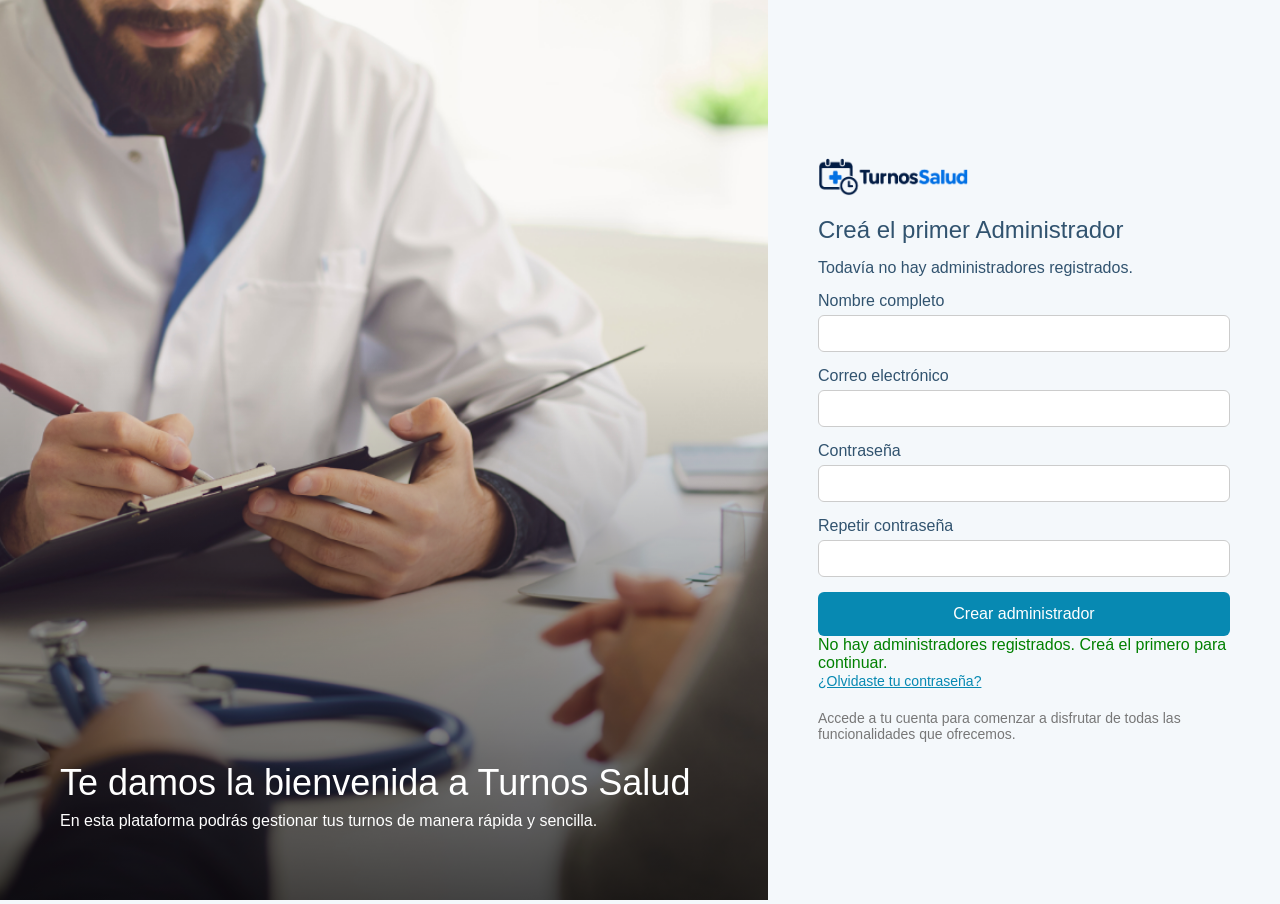
<file: index.html>
<!DOCTYPE html>
<html lang="es">

<head>
    <meta charset="UTF-8">
    <meta name="viewport" content="width=device-width, initial-scale=1.0">
    <title>Turnos Salud</title>
    <link rel="stylesheet" href=".css/styles.css">

</head>

<body class="pagina-login">

    <main class="main-login">

        <aside class="aside-left-img">
            <div class="img-container">
                <img src=".img/turnos-salud.png" alt="img-ppal" class="ppal-img">
            </div>

            <div class="text-container">
                <h1>Te damos la bienvenida a Turnos Salud</h1>
                <p>En esta plataforma podrás gestionar tus turnos de manera rápida y sencilla.</p>
            </div>
        </aside>

        <aside class="aside-right-form">
            <div class="logo-container">
                <img src=".img/logo.png" alt="Logo" class="logo-img">
            </div>

            <div class="acceso-rapido">
                <p>Acceso rápido</p>
                <div class="acceso-rapido-buttons">
                    <a href=".html/admin.html" class="btn-acceso-rapido" id="btn-acceso-rapido-admin">Administrador</a>
                    <a href=".html/usuario.html" class="btn-acceso-rapido" id="btn-acceso-rapido-user">Usuario</a>
                </div>
            </div>

            <div class="form-container">

                <!-- Formulario para crear el primer administrador (se muestra solo si no hay ninguno) -->
                <form class="formulario-inicio" id="form-admin-inicial" hidden>
                    <h2>Creá el primer Administrador</h2>
                    <p>Todavía no hay administradores registrados.</p>

                    <div class="formulario-items">
                        <label for="admin-nombre">Nombre completo</label>
                        <input class="input-form" type="text" id="admin-nombre" required>
                    </div>
                    <div class="formulario-items">
                        <label for="admin-email">Correo electrónico</label>
                        <input class="input-form" type="email" id="admin-email" required>
                    </div>
                    <div class="formulario-items">
                        <label for="admin-password">Contraseña</label>
                        <input class="input-form" type="password" id="admin-password" minlength="6" required>
                    </div>
                    <div class="formulario-items">
                        <label for="admin-password2">Repetir contraseña</label>
                        <input class="input-form" type="password" id="admin-password2" minlength="6" required>
                    </div>

                    <button type="submit" class="button-iniciar">Crear administrador</button>
                </form>

                <p id="mensaje" role="alert"></p>

                <!-- Formulario de login -->
                <form class="formulario-inicio" id="form-login">

                    <div class="formulario-items">
                        <label for="email">
                            Correo electrónico
                        </label>

                        <input class="input-form" type="email" id="email" name="email" placeholder="ejemplo@correo.com"
                            required>
                    </div>

                    <div class="formulario-items">
                        <label for="password">
                            Contraseña
                        </label>

                        <input class="input-form" type="password" id="password" name="password"
                            placeholder="Ingresá tu contraseña" required>
                    </div>

                    <div>
                        <input type="checkbox" id="remember-me" name="remember-me">
                        <label for="remember-me">Recordar usuario</label>
                    </div>

                    <button type="submit" class="button-iniciar">
                        Ingresar
                    </button>

                </form>

                <!-- Formulario de registro para usuarios (perfil Usuario) -->
                <form class="formulario-inicio" id="form-registro" hidden>
                    <h2>Registrate</h2>

                    <div class="formulario-items">
                        <label for="reg-nombre">Nombre completo</label>
                        <input class="input-form" type="text" id="reg-nombre" required>
                    </div>
                    <div class="formulario-items">
                        <label for="reg-email">Correo electrónico</label>
                        <input class="input-form" type="email" id="reg-email" required>
                    </div>
                    <div class="formulario-items">
                        <label for="reg-password">Contraseña</label>
                        <input class="input-form" type="password" id="reg-password" minlength="6" required>
                    </div>
                    <div class="formulario-items">
                        <label for="reg-password2">Repetir contraseña</label>
                        <input class="input-form" type="password" id="reg-password2" minlength="6" required>
                    </div>

                    <button type="submit" class="button-iniciar">Crear cuenta</button>
                </form>

                <p id="link-ir-registro">¿No tenés cuenta? <a href="#" id="btn-ir-registro">Registrate</a></p>
                <p id="link-ir-login" hidden>¿Ya tenés cuenta? <a href="#" id="btn-ir-login">Ingresá</a></p>

                <p><a href="">¿Olvidaste tu contraseña?</a></p>

            </div>

            <div class="footer-container">
                <p>Accede a tu cuenta para comenzar a disfrutar de todas las funcionalidades que ofrecemos.</p>
            </div>

        </aside>

    </main>
    <script src=".js/script.js" defer></script>
    <script src=".js/index.js" defer></script>
</body>

</html>
</file>
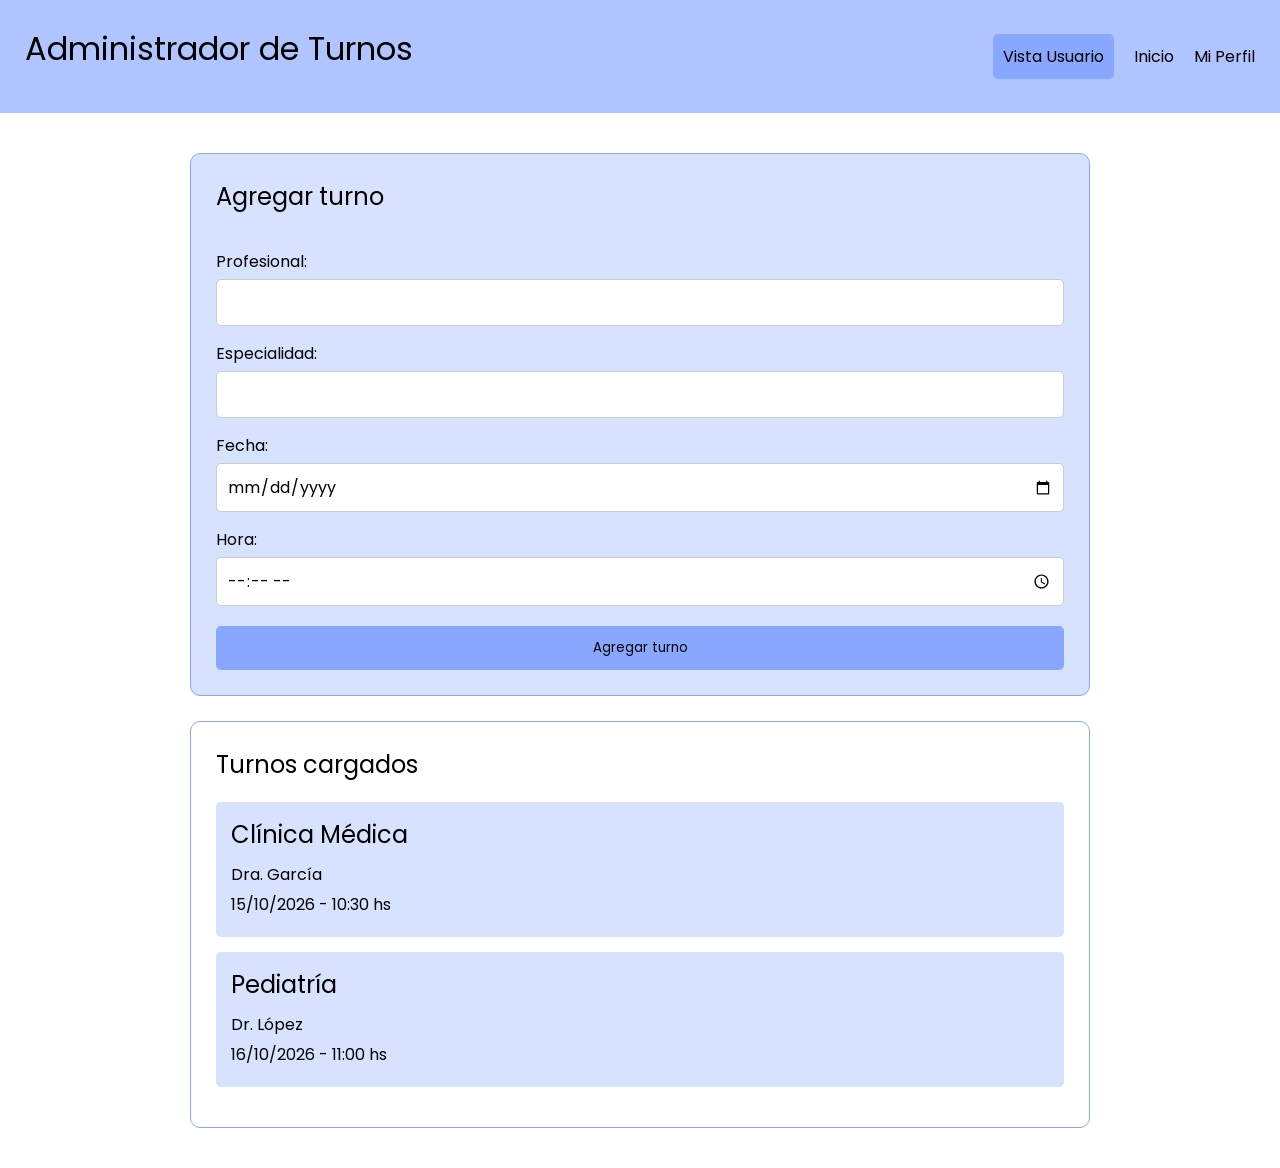
<file: admin.html>
<!DOCTYPE html>
<html lang="es">

<head>
    <meta charset="UTF-8">
    <meta name="viewport" content="width=device-width, initial-scale=1.0">
    <title>Administrador</title>
    <link rel="stylesheet" href="styles.css">
    <link rel="preconnect" href="https://fonts.googleapis.com">
    <link rel="preconnect" href="https://fonts.gstatic.com" crossorigin>
    <link
        href="https://fonts.googleapis.com/css2?family=Poppins:ital,wght@0,100;0,200;0,300;0,400;0,500;0,600;0,700;0,800;0,900;1,100;1,200;1,300;1,400;1,500;1,600;1,700;1,800;1,900&display=swap"
        rel="stylesheet">
</head>

<body>

    <header class="header-admin">
        <h1>Administrador de Turnos</h1>

        <nav>
            <a href="usuario.html" class="button-tema-pagina">Vista Usuario</a>

            <a href="admin.html">Inicio</a>
            <a href="miperfil.html">Mi Perfil</a>
        </nav>
    </header>

    <main class="pagina-admin">

        <section class="crear-turno">
            <h2>Agregar turno</h2>

            <form>
                <label for="profesional">Profesional:</label>
                <input type="text" id="profesional">

                <label for="especialidad">Especialidad:</label>
                <input type="text" id="especialidad">

                <label for="fecha">Fecha:</label>
                <input type="date" id="fecha">

                <label for="hora">Hora:</label>
                <input type="time" id="hora">

                <button type="submit">Agregar turno</button>
            </form>
        </section>


        <section class="turnos">
            <h2>Turnos cargados</h2>

            <article>
                <h3>Clínica Médica</h3>
                <p>Dra. García</p>
                <p>15/10/2026 - 10:30 hs</p>
            </article>

            <article>
                <h3>Pediatría</h3>
                <p>Dr. López</p>
                <p>16/10/2026 - 11:00 hs</p>
            </article>

        </section>

    </main>

</body>

</html>
</file>
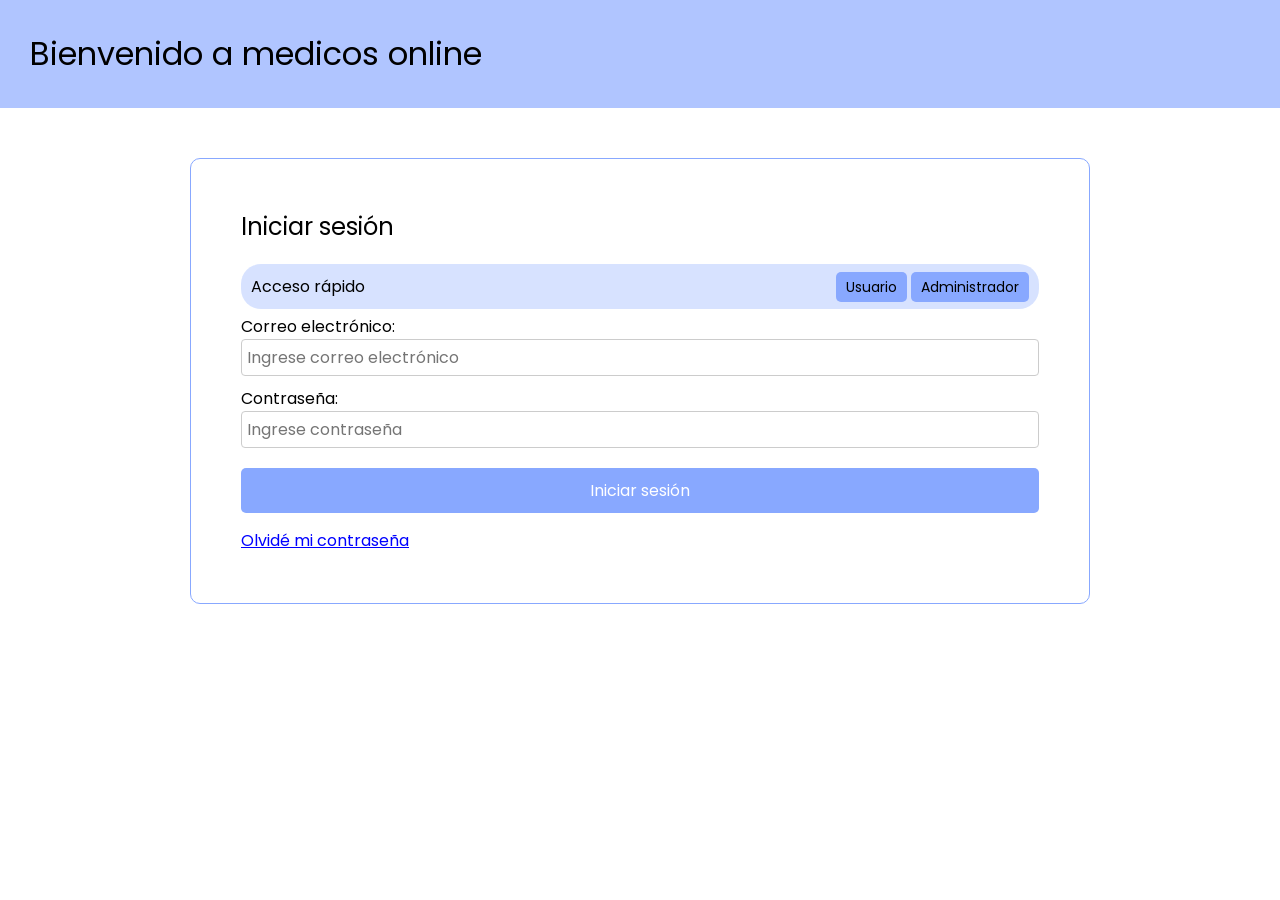
<file: iniciosesion.html>
<!DOCTYPE html>
<html lang="en">

<head>
    <meta charset="UTF-8">
    <meta name="viewport" content="width=device-width, initial-scale=1.0">
    <title>Inicio sesion</title>
    <link rel="stylesheet" href="styles.css">
    <link rel="preconnect" href="https://fonts.googleapis.com">
    <link rel="preconnect" href="https://fonts.gstatic.com" crossorigin>
    <link
        href="https://fonts.googleapis.com/css2?family=Poppins:ital,wght@0,100;0,200;0,300;0,400;0,500;0,600;0,700;0,800;0,900;1,100;1,200;1,300;1,400;1,500;1,600;1,700;1,800;1,900&display=swap"
        rel="stylesheet">

</head>

<body>
    <header class="header-inicio">
        <h1>Bienvenido a medicos online</h1>
    </header>
    <main class="main">
        <section class="login-section">
            <h3 >Iniciar sesión</h3>
            <div class="acceso-rapido">
                <span>Acceso rápido</span>
                <div>
                    <a href="usuario.html" class="button-simple">Usuario</a>
                    <a href="admin.html" class="button-simple">Administrador</a>
                </div>
            </div>

            <form class="formulario-inicio" action="usuario.html" method="get">
                <div class="formulario-items">
                    <label for="username">Correo electrónico:</label>
                    <input class="input-form" type="email" id="username" name="username" placeholder="Ingrese correo electrónico" required>
                </div>
                <div class="formulario-items">
                    <label for="password">Contraseña:</label>
                    <input class="input-form" placeholder="Ingrese contraseña" type="password" id="password" name="password" required>
                </div>

                <button class="button-iniciar" type="submit">Iniciar sesión</button>
            </form>


            <div>
                <a class="button-recuperar">Olvidé mi contraseña</a>
            </div>

        </section>
    </main>

</body>

</html>
</file>
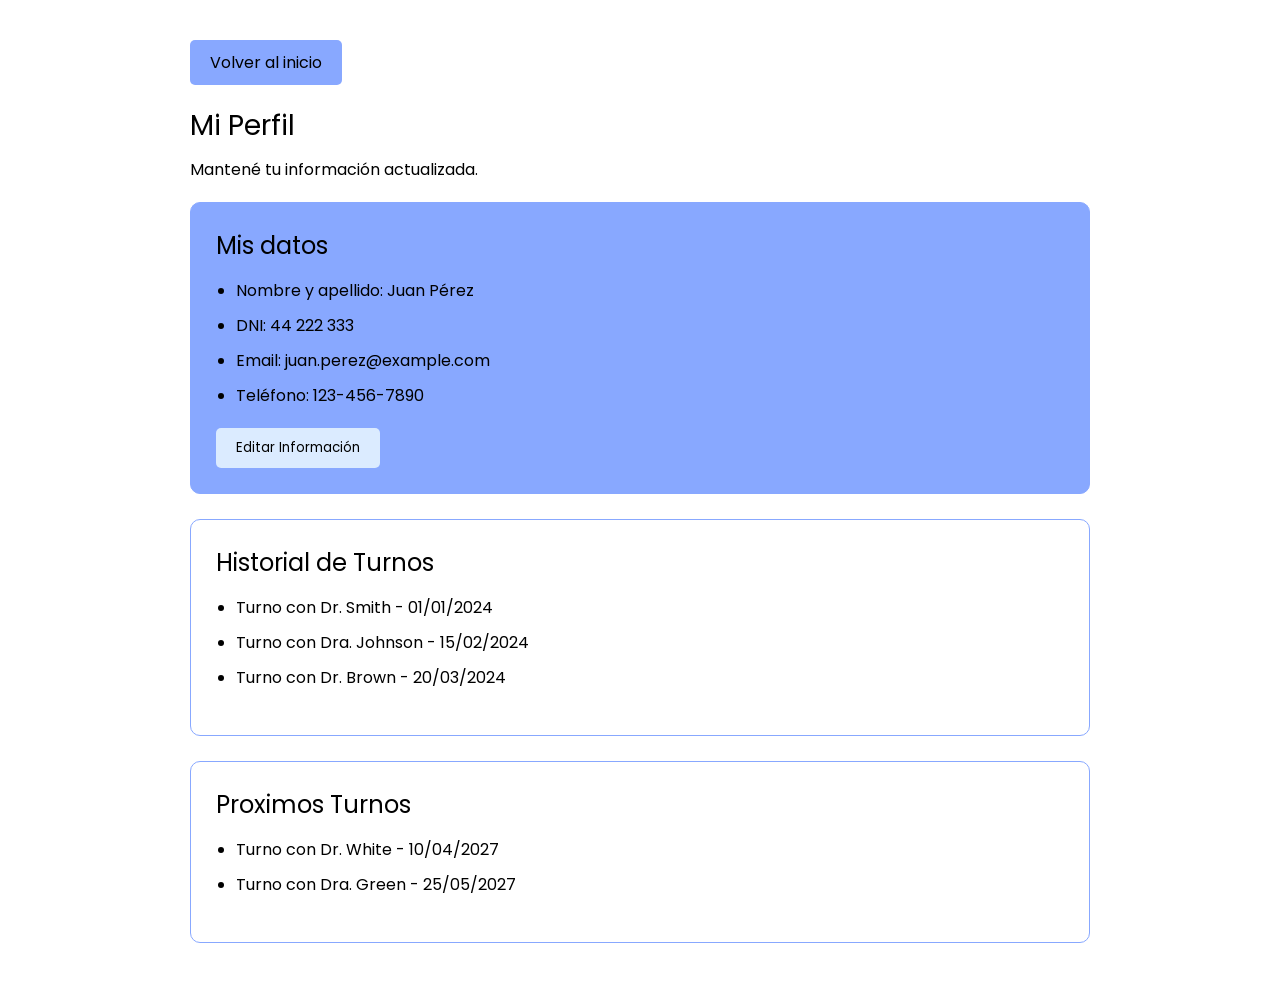
<file: miperfil.html>
<!DOCTYPE html>
<html lang="en">

<head>
    <meta charset="UTF-8">
    <meta name="viewport" content="width=device-width, initial-scale=1.0">
    <title>Mi Perfil</title>
    <link rel="stylesheet" href="styles.css">
    <link rel="preconnect" href="https://fonts.googleapis.com">
    <link rel="preconnect" href="https://fonts.gstatic.com" crossorigin>
    <link
        href="https://fonts.googleapis.com/css2?family=Poppins:ital,wght@0,100;0,200;0,300;0,400;0,500;0,600;0,700;0,800;0,900;1,100;1,200;1,300;1,400;1,500;1,600;1,700;1,800;1,900&display=swap"
        rel="stylesheet">
</head>

<body>
    <main class="pagina-perfil">
        <a href="usuario.html" class="button-volver">Volver al inicio</a>
        <h2>Mi Perfil</h2>
        <p>Mantené tu información actualizada.</p>
        <div class="info-cuenta">
            <h3>Mis datos</h3>
            <ul>
                <li>Nombre y apellido: Juan Pérez</li>
                <li>DNI: 44 222 333</li>
                <li>Email: juan.perez@example.com</li>
                <li>Teléfono: 123-456-7890</li>
            </ul>
            <button class="button-editar-info">Editar Información</button>
        </div>
        <div class="historial-turnos">
            <h3>Historial de Turnos</h3>
            <ul>
                <li>Turno con Dr. Smith - 01/01/2024</li>
                <li>Turno con Dra. Johnson - 15/02/2024</li>
                <li>Turno con Dr. Brown - 20/03/2024</li>
            </ul>
        </div>
        <div class="proximos-turnos">
            <h3>Proximos Turnos</h3>
            <ul>
                <li>Turno con Dr. White - 10/04/2027</li>
                <li>Turno con Dra. Green - 25/05/2027</li>
            </ul>
        </div>
    </main>
</body>

</html>
</file>
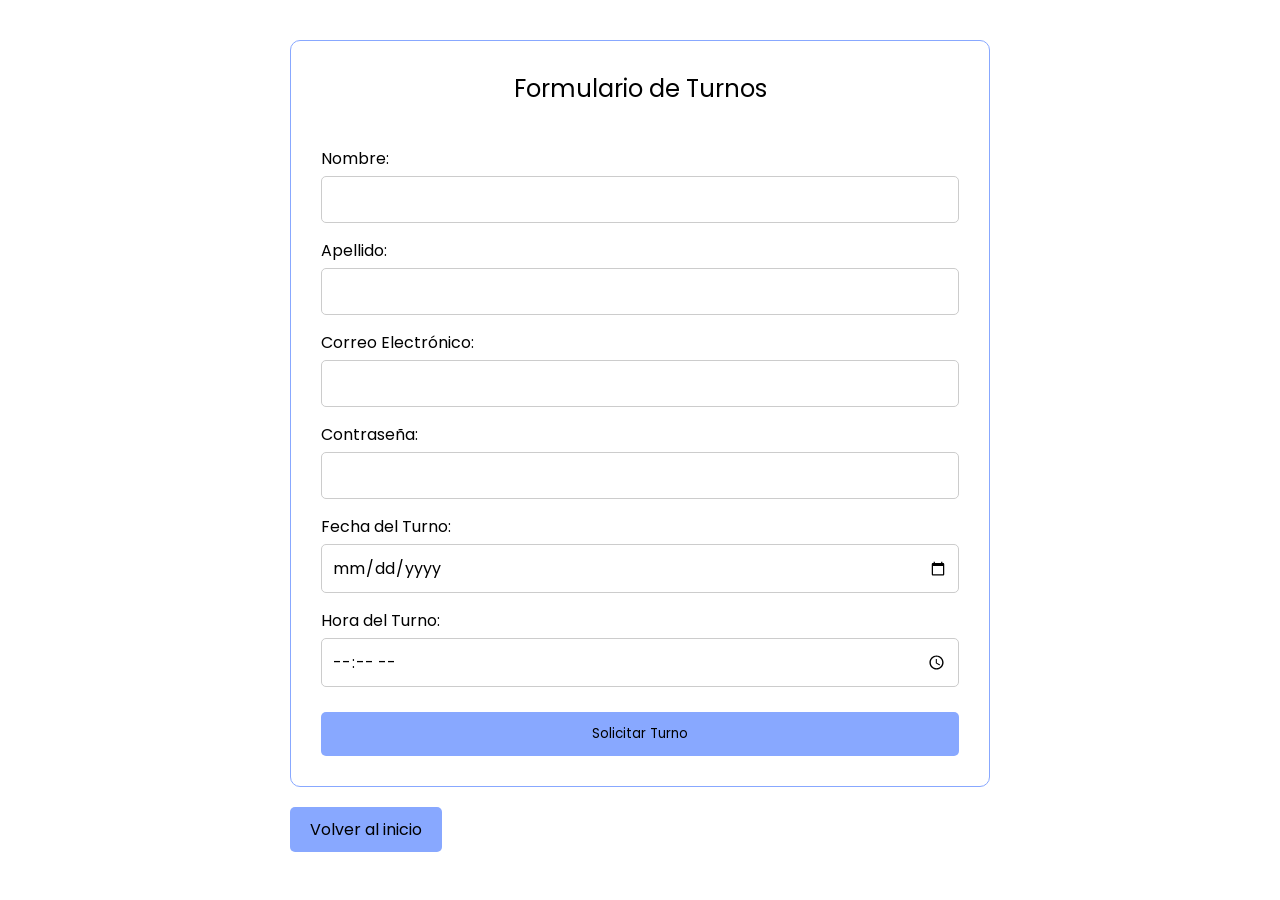
<file: solicitarturnos.html>
<!DOCTYPE html>
<html lang="en">

<head>
    <meta charset="UTF-8">
    <meta name="viewport" content="width=device-width, initial-scale=1.0">
    <title>Solicitar Turnos</title>
    <link rel="stylesheet" href="styles.css">
    <link rel="preconnect" href="https://fonts.googleapis.com">
    <link rel="preconnect" href="https://fonts.gstatic.com" crossorigin>
    <link
        href="https://fonts.googleapis.com/css2?family=Poppins:ital,wght@0,100;0,200;0,300;0,400;0,500;0,600;0,700;0,800;0,900;1,100;1,200;1,300;1,400;1,500;1,600;1,700;1,800;1,900&display=swap"
        rel="stylesheet">

</head>

<body>
    <main class="pagina-solicitud">

        <section class="formulario">
            <h2>Formulario de Turnos</h2>
            <form id="turnoForm">
                <label for="nombre">Nombre:</label>
                <input type="text" id="nombre" name="nombre" required>

                <label for="apellido">Apellido:</label>
                <input type="text" id="apellido" name="apellido" required>

                <label for="email">Correo Electrónico:</label>
                <input type="email" id="email" name="email" required>
                <label for="contraseña">Contraseña:</label>
                <input type="password" id="contraseña" name="contraseña" required>

                <label for="fecha">Fecha del Turno:</label>
                <input type="date" id="fecha" name="fecha" required>

                <label for="hora">Hora del Turno:</label>
                <input type="time" id="hora" name="hora" required>

                <button type="submit">Solicitar Turno</button>

            </form>

        </section>
        <a href="usuario.html" class="volver-solicitud">Volver al inicio</a>
    </main>
</body>

</html>
</file>
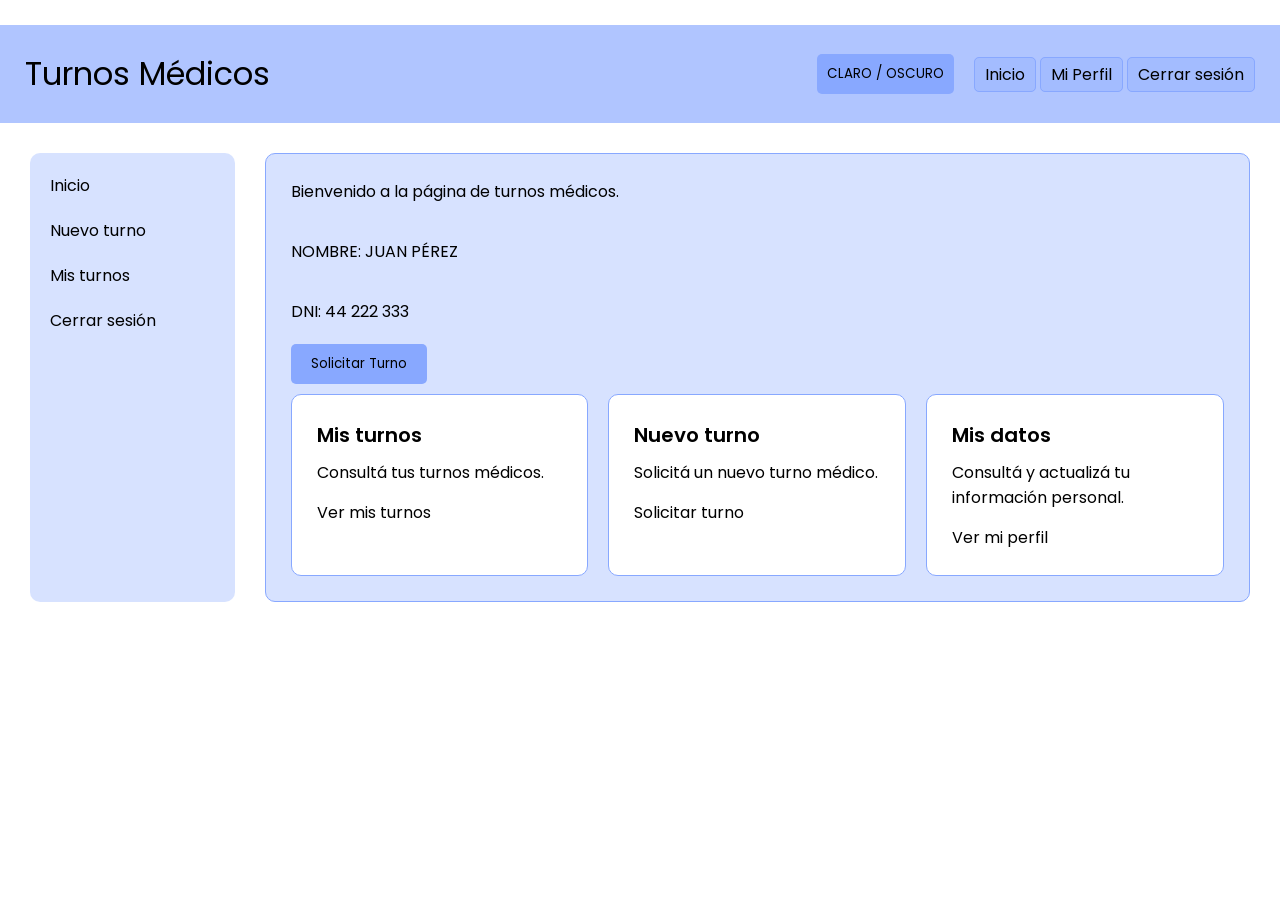
<file: usuario.html>
<!DOCTYPE html>
<html lang="en">

<head>
     
    <meta charset="UTF-8">
     
    <meta name="viewport" content="width=device-width, initial-scale=1.0">
     <title>Turnos Médicos</title>
       
    <link rel="stylesheet" href="styles.css">
    <link rel="preconnect" href="https://fonts.googleapis.com">
    <link rel="preconnect" href="https://fonts.gstatic.com" crossorigin>
    <link
        href="https://fonts.googleapis.com/css2?family=Poppins:ital,wght@0,100;0,200;0,300;0,400;0,500;0,600;0,700;0,800;0,900;1,100;1,200;1,300;1,400;1,500;1,600;1,700;1,800;1,900&display=swap"
        rel="stylesheet">

</head>

<body>
    <header class="header-principal">
        <h1>Turnos Médicos</h1>

        <div class="header-principal-nav">
            <button class="button-tema-pagina">CLARO / OSCURO</button>

            <nav>
                <a href="usuario.html">Inicio</a>
                <a href="miperfil.html">Mi Perfil</a>
                <a href="iniciosesion.html">Cerrar sesión</a>

            </nav>
        </div>

    </header>

    <main class="pagina-usuario">
        <aside>
            <nav>
                <a href="usuario.html">Inicio</a>
                <a href="solicitarturnos.html">Nuevo turno</a>
                <a href="misturnos.html">Mis turnos</a>
                <a href="iniciosesion.html">Cerrar sesión</a>
            </nav>
        </aside>

        <section class="home-usuario">
            <div class="contenido-usuario">
                <p>Bienvenido a la página de turnos médicos.</p>
                <p>NOMBRE: JUAN PÉREZ</p>
                <p>DNI: 44 222 333</p>
            </div>

            <div>
                <a href="solicitarturnos.html"><button class="button-nuevo-turno">Solicitar Turno</button></a>
            </div>
            <section class="tarjetas-usuario">

                <section class="tarjetas-usuario">

                    <div class="cards">
                        <span>Mis turnos</span>
                        <p>Consultá tus turnos médicos.</p>
                        <a href="misturnos.html">Ver mis turnos</a>
                    </div>

                    <div class="cards">
                        <span>Nuevo turno</span>
                        <p>Solicitá un nuevo turno médico.</p>
                        <a href="solicitarturnos.html">Solicitar turno</a>
                    </div>

                    <div class="cards">
                        <span>Mis datos</span>
                        <p>Consultá y actualizá tu información personal.</p>
                        <a href="miperfil.html">Ver mi perfil</a>
                    </div>

                </section>
    </main>
</body>

</html>
</file>
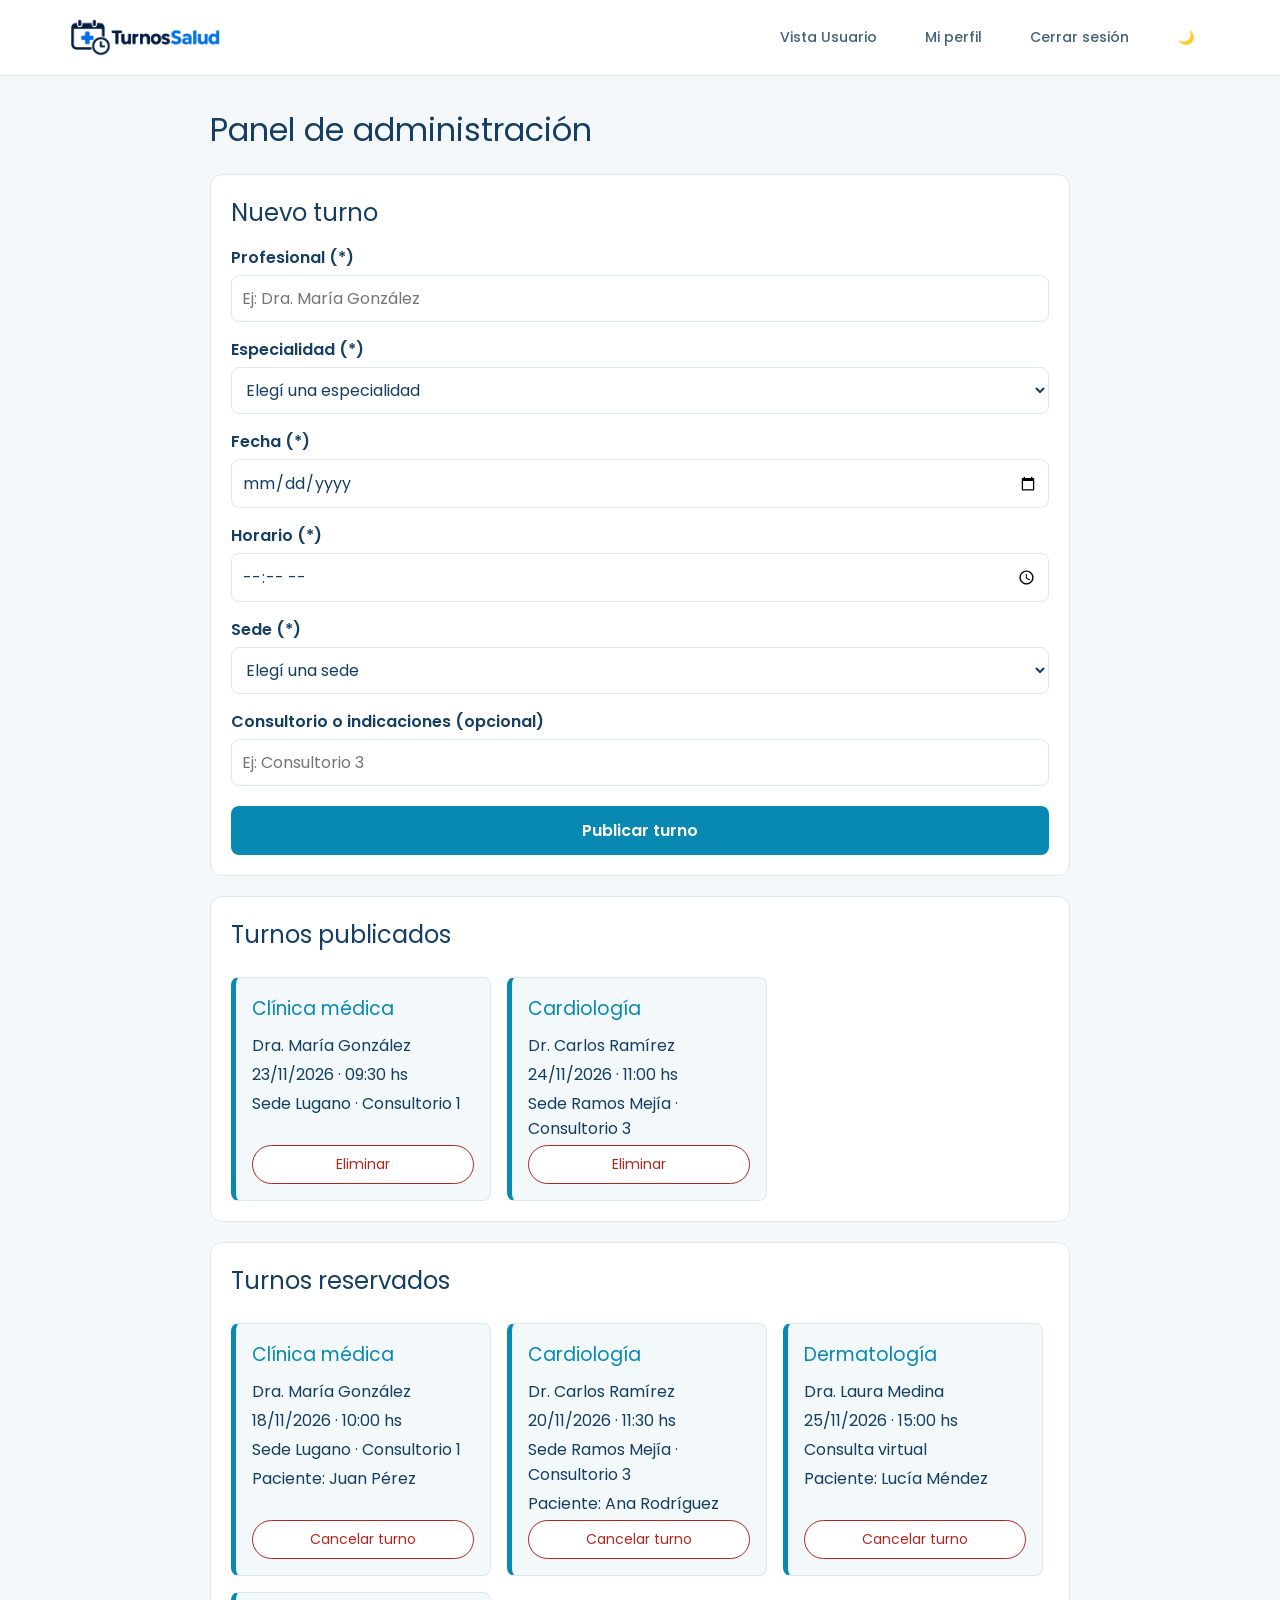
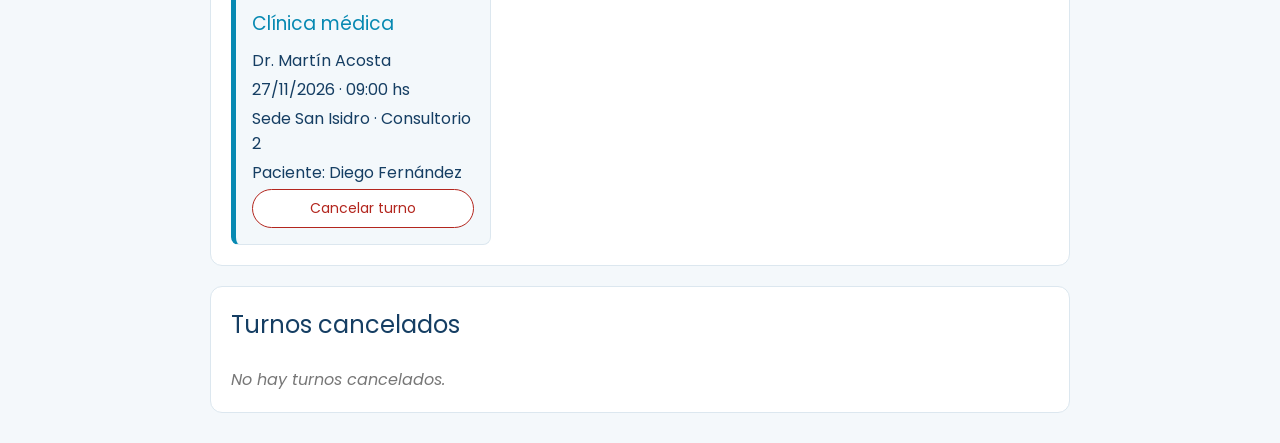
<file: .html/admin.html>
<!DOCTYPE html>
<html lang="es">
<head>
    <meta charset="UTF-8">
    <meta name="viewport" content="width=device-width, initial-scale=1.0">
    <title>Administración | Turnos Médicos</title>
    <link rel="preconnect" href="https://fonts.googleapis.com">
    <link rel="preconnect" href="https://fonts.gstatic.com" crossorigin>
    <link href="https://fonts.googleapis.com/css2?family=Poppins:wght@400;500;600;700&display=swap" rel="stylesheet">
    <link rel="stylesheet" href="../.css/styles.css">
</head>
<body>
    <header class="header-principal">
        <div class="logo-container">
            <a href="admin.html" class="logo-link"><img src="../.img/logo.png" alt="Logo" class="logo-img"></a>
        </div>
 
        <nav class="header-principal-nav">
            <a href="usuario.html">Vista Usuario</a>
            <a href="miperfil.html">Mi perfil</a>
            <a href="../index.html">Cerrar sesión</a>
            <button type="button" class="button-tema-pagina" id="boton-tema">
                🌙
            </button>
        </nav>

    </header>
 
    <main class="pagina-admin">
 
        <h1 class="admin-titulo">Panel de administración</h1>
 
        <section class="admin-seccion">
            <h2 class="admin-subtitulo">Nuevo turno</h2>
 
            <form id="form-crear-turno" class="admin-form" novalidate>

                <div class="admin-campo">
                    <label for="profesional" class="admin-label">Profesional (*)</label>
                    <input type="text" id="profesional" class="admin-input"
                           placeholder="Ej: Dra. María González">
                    <span class="admin-error" id="error-profesional"></span>
                </div>

                <div class="admin-campo">
                    <label for="especialidad" class="admin-label">Especialidad (*)</label>
                    <select id="especialidad" class="admin-input">
                        <option value="">Elegí una especialidad</option>
                        <option value="clinica">Clínica médica</option>
                        <option value="cardiologia">Cardiología</option>
                        <option value="dermatologia">Dermatología</option>
                    </select>
                    <span class="admin-error" id="error-especialidad"></span>
                </div>

                <div class="admin-campo">
                    <label for="fecha" class="admin-label">Fecha (*)</label>
                    <input type="date" id="fecha" class="admin-input">
                    <span class="admin-error" id="error-fecha"></span>
                </div>

                <div class="admin-campo">
                    <label for="hora" class="admin-label">Horario (*)</label>
                    <input type="time" id="hora" class="admin-input">
                    <span class="admin-error" id="error-hora"></span>
                </div>

                <div class="admin-campo">
                    <label for="sede" class="admin-label">Sede (*)</label>
                    <select id="sede" class="admin-input">
                        <option value="">Elegí una sede</option>
                        <option value="sede1">Sede Lugano</option>
                        <option value="sede2">Sede Ramos Mejía</option>
                        <option value="sede3">Sede San Isidro</option>
                        <option value="virtual">Consulta virtual</option>
                    </select>
                    <span class="admin-error" id="error-sede"></span>
                </div>

                <div class="admin-campo">
                    <label for="comentario" class="admin-label">Consultorio o indicaciones (opcional)</label>
                    <input type="text" id="comentario" class="admin-input"
                           placeholder="Ej: Consultorio 3">
                </div>

                <button type="submit" class="admin-boton-publicar">Publicar turno</button>
            </form>
        </section>
 
        <section class="admin-seccion">
            <h2 class="admin-subtitulo">Turnos publicados</h2>
            <div class="lista-turnos-admin" id="lista-publicados"></div>
        </section>
 
        <section class="admin-seccion">
            <h2 class="admin-subtitulo">Turnos reservados</h2>
            <div class="lista-turnos-admin" id="lista-reservados"></div>
        </section>

        <section class="admin-seccion">
            <h2 class="admin-subtitulo">Turnos cancelados</h2>
            <div class="lista-turnos-admin" id="lista-cancelados"></div>
        </section>
 
    </main>
    <script src="../.js/script.js" defer></script>
    <script src="../.js/admin.js" defer></script>
 
</body>
</html>
</file>
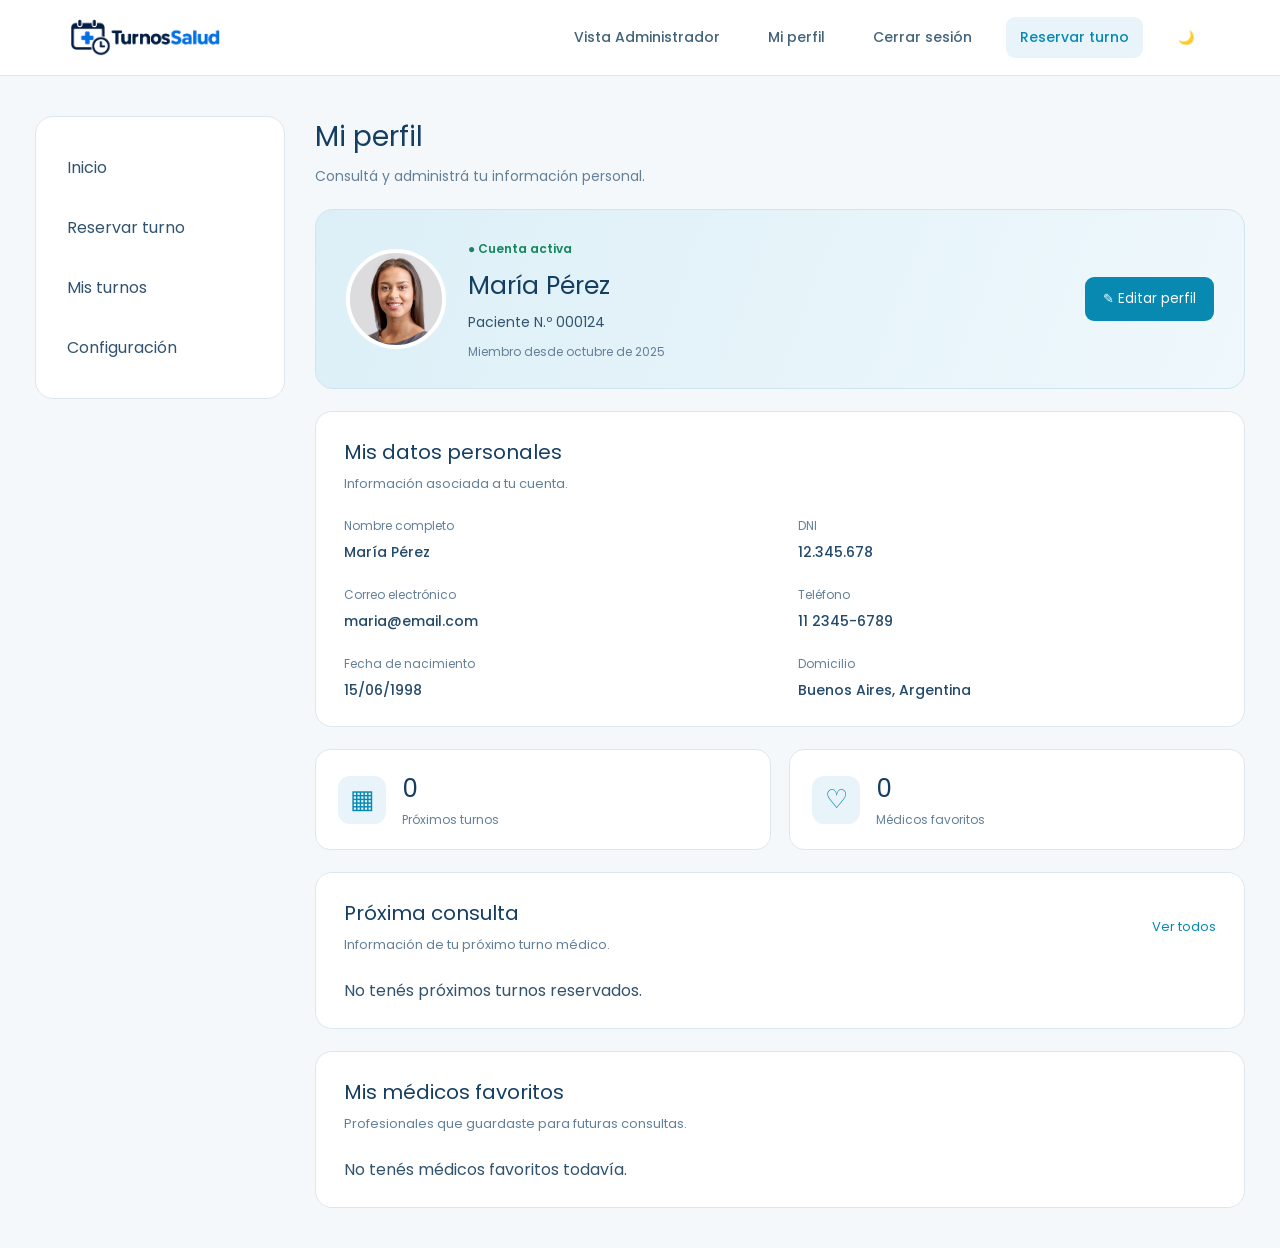
<file: .html/miperfil.html>
<!DOCTYPE html>
<html lang="es">

<head>
    <meta charset="UTF-8">
    <meta name="viewport" content="width=device-width, initial-scale=1.0">
    <title>Mi perfil - Turno Salud</title>
    <link rel="preconnect" href="https://fonts.googleapis.com">
    <link rel="preconnect" href="https://fonts.gstatic.com" crossorigin>
    <link href="https://fonts.googleapis.com/css2?family=Poppins:wght@400;500;600;700&display=swap" rel="stylesheet">
    <link rel="stylesheet" href="../.css/styles.css">
</head>

<body>

    <header class="header-principal">

        <div class="logo-container">
            <a href="usuario.html" class="logo-link"><img src="../.img/logo.png" alt="Logo" class="logo-img"></a>
        </div>

        <nav class="header-principal-nav">
            <a href="admin.html">Vista Administrador</a>
            <a href="miperfil.html">Mi perfil</a>
            <a href="../index.html">Cerrar sesión</a>
            <a href="solicitarturnos.html" class="button-reservar-turno">
                Reservar turno
            </a>
            <button type="button" class="button-tema-pagina" id="boton-tema">
                🌙
            </button>
        </nav>

    </header>

    <main class="layout-perfil">


        <aside class="menu-lateral-perfil">

            <a href="usuario.html">Inicio</a>

            <a href="solicitarturnos.html">Reservar turno</a>

            <a href="misturnos.html">Mis turnos</a>


            <a>Configuración</a>

        </aside>

        <div class="contenido-perfil">


            <section class="titulo-perfil">

                <h2>Mi perfil</h2>

                <p>
                    Consultá y administrá tu información personal.
                </p>

            </section>

            <section class="presentacion-paciente">

                <div class="foto-paciente">
                    <img src="../.img/MARIAPEREZ.png" alt="Foto de perfil de María Pérez" class="avatar-paciente">
                </div>

                <div class="datos-presentacion">

                    <span class="estado-cuenta">
                        ● Cuenta activa
                    </span>

                    <h3 id="nombre-presentacion">María Pérez</h3>

                    <p>Paciente N.º 000124</p>

                    <span class="fecha-registro">
                        Miembro desde octubre de 2025
                    </span>

                </div>

                <button type="button" class="button-editar-perfil" id="editar-perfil">
                    ✎ Editar perfil
                </button>

            </section>



            <section class="tarjeta-perfil">

                <div class="encabezado-perfil-seccion">

                    <div>
                        <h3>Mis datos personales</h3>

                        <p>
                            Información asociada a tu cuenta.
                        </p>
                    </div>

                </div>

                <div class="datos-personales-grid">

                    <div class="dato-perfil">
                        <span>Nombre completo</span>
                        <p id="nombre-perfil">María Pérez</p>
                    </div>

                    <div class="dato-perfil">
                        <span>DNI</span>
                        <p id="dni-perfil">12.345.678</p>
                    </div>

                    <div class="dato-perfil">
                        <span>Correo electrónico</span>
                        <p id="correo-perfil">maria@email.com</p>
                    </div>

                    <div class="dato-perfil">
                        <span>Teléfono</span>
                        <p id="telefono-perfil">11 2345-6789</p>
                    </div>

                    <div class="dato-perfil">
                        <span>Fecha de nacimiento</span>
                        <p id="nacimiento-perfil">15/06/1998</p>
                    </div>

                    <div class="dato-perfil">
                        <span>Domicilio</span>
                        <p id="domicilio-perfil">Buenos Aires, Argentina</p>
                    </div>

                </div>

            </section>



            <!-- ESTADÍSTICAS -->
            <section class="estadisticas-perfil">

                <article class="estadistica-paciente">

                    <div class="icono-estadistica">
                        <span>▦</span>
                    </div>

                    <div>
                        <strong id="contador-proximos">0</strong>
                        <p>Próximos turnos</p>
                    </div>

                </article>


                <article class="estadistica-paciente">

                    <div class="icono-estadistica">
                        <span>♡</span>
                    </div>

                    <div>
                        <strong id="contador-favoritos">0</strong>
                        <p>Médicos favoritos</p>
                    </div>

                </article>

            </section>


            <!-- PRÓXIMA CONSULTA -->
            <section class="tarjeta-perfil">

                <div class="encabezado-perfil-seccion">

                    <div>
                        <h3>Próxima consulta</h3>

                        <p>
                            Información de tu próximo turno médico.
                        </p>
                    </div>

                    <a href="misturnos.html">
                        Ver todos
                    </a>

                </div>

                <div id="proxima-consulta-perfil">

                    <!-- JavaScript genera la próxima consulta -->

                </div>

            </section>


            <!-- MÉDICOS FAVORITOS -->
            <section class="tarjeta-perfil">

                <div class="encabezado-perfil-seccion">

                    <div>
                        <h3>Mis médicos favoritos</h3>

                        <p>
                            Profesionales que guardaste para futuras consultas.
                        </p>
                    </div>

                </div>

                <div id="lista-favoritos-perfil">

                    <!-- JavaScript genera los médicos favoritos -->

                </div>

            </section>

        </div>

    </main>
    <script src="../.js/miperfil.js" defer></script>
    <script src="../.js/script.js" defer></script>
</body>

</html>
</file>
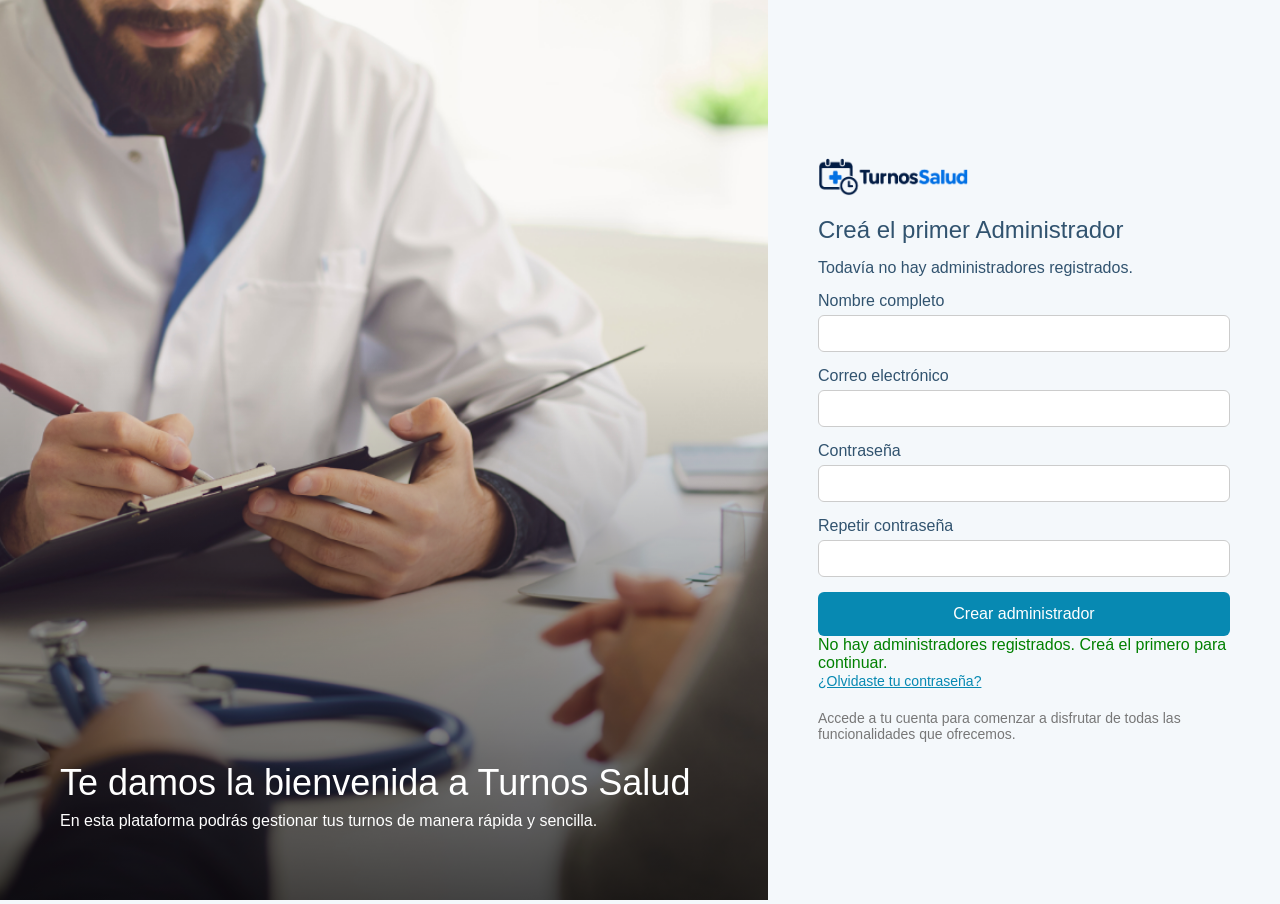
<file: .html/misturnos.html>
<!DOCTYPE html>
<html lang="es">

<head>
    <meta charset="UTF-8">
    <meta name="viewport" content="width=device-width, initial-scale=1.0">
    <title>Mis Turnos - Turnos Salud</title>
    <link rel="preconnect" href="https://fonts.googleapis.com">
    <link rel="preconnect" href="https://fonts.gstatic.com" crossorigin>
    <link href="https://fonts.googleapis.com/css2?family=Poppins:wght@400;500;600;700&display=swap" rel="stylesheet">
    <link rel="stylesheet" href="../.css/styles.css">
</head>

<body>

    <header class="header-principal">
        <div class="logo-container">
            <a href="usuario.html" class="logo-link"><img src="../.img/logo.png" alt="Logo" class="logo-img"></a>
        </div>

        <nav class="header-principal-nav">
            <a href="admin.html">Vista Administrador</a>
            <a href="miperfil.html">Mi perfil</a>
            <a href="../index.html">Cerrar sesión</a>
            <a href="solicitarturnos.html" class="button-reservar-turno">
                Reservar turno
            </a>
            <button type="button" class="button-tema-pagina" id="boton-tema">
                🌙
            </button>
        </nav>
    </header>

    <main class="pagina-mis-turnos">

        <section class="mis-turnos-header">
            <div>
                <span class="etiqueta-seccion">ESPACIO PERSONAL</span>
                <h2>Mi agenda médica</h2>
                <p id="saludo-mis-turnos">Hola, María. Estos son tus próximos compromisos de salud.</p>
            </div>

            <a href="usuario.html" class="btn-nuevo-turno">
                <span>+</span> Agendar consulta
            </a>
        </section>

        <section class="destacado-contenedor" id="turno-destacado">
            <!-- JavaScript genera la próxima consulta -->
        </section>

        <section class="agenda-turnos">
            <div class="agenda-titulo">
                <div>
                    <span class="etiqueta-seccion" id="agenda-mes"></span>
                    <h2>Tu agenda</h2>
                    <p>Otras consultas que tenés programadas.</p>
                </div>

                <span class="agenda-total" id="agenda-total"></span>
            </div>

            <div class="agenda-listado" id="agenda-listado">
                <!-- JavaScript genera la agenda -->
            </div>
        </section>

        <section class="historial-turnos">
            <div class="historial-cabecera">
                <div>
                    <span class="etiqueta-seccion">REGISTRO PERSONAL</span>
                    <h2>Actividad reciente</h2>
                </div>

                <span class="historial-total" id="historial-total"></span>
            </div>

            <div class="historial-listado" id="historial-listado">
                <!-- JavaScript genera el historial -->
            </div>
        </section>

    </main>

    <script src="../.js/script.js" defer></script>
    <script src="../.js/misturnos.js" defer></script>
</body>

</html>
</file>
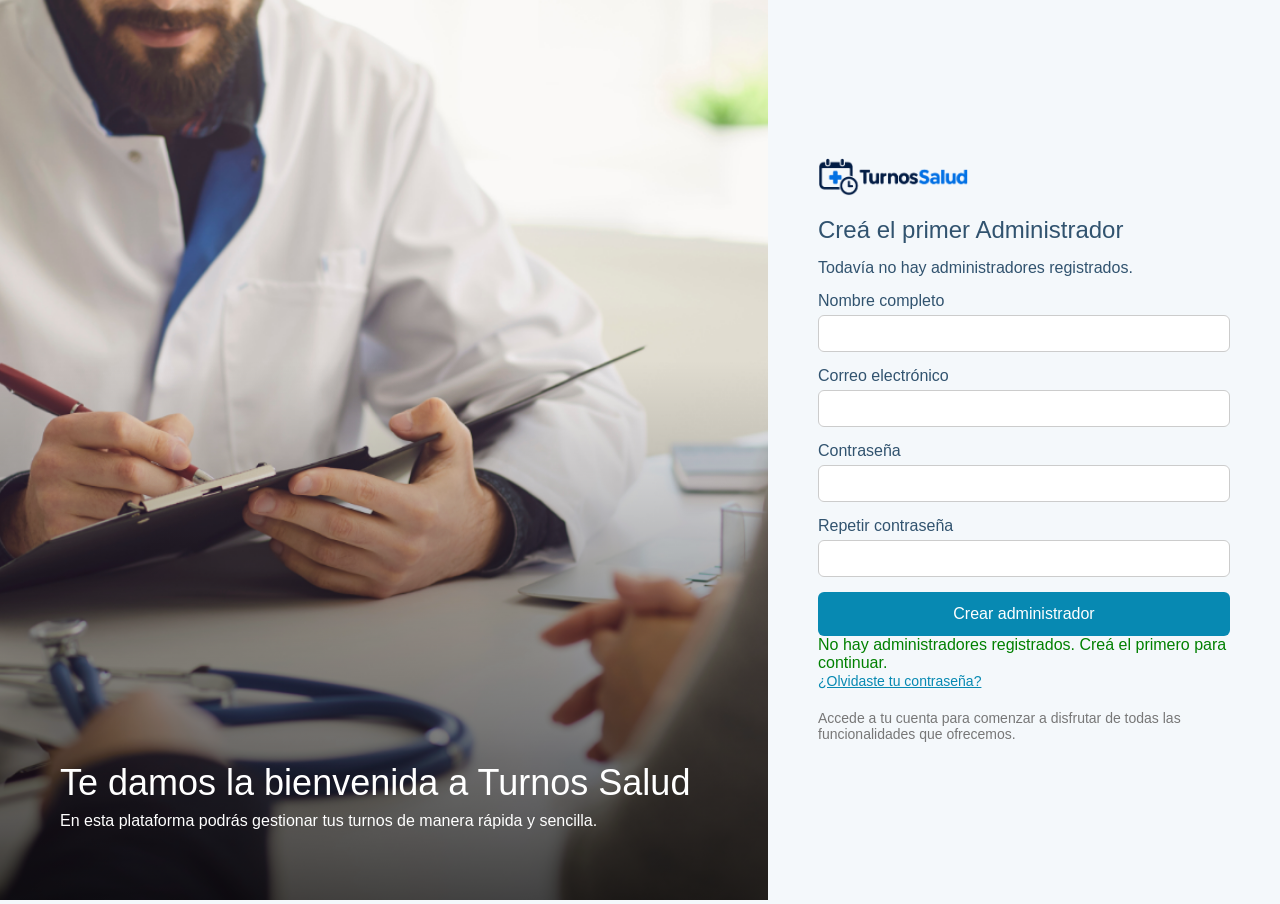
<file: .html/solicitarturnos.html>
<!DOCTYPE html>
<html lang="es">

<head>
    <meta charset="UTF-8">
    <meta name="viewport" content="width=device-width, initial-scale=1.0">
    <title>Reservar turno | Turnos Salud</title>
    <link rel="preconnect" href="https://fonts.googleapis.com">
    <link rel="preconnect" href="https://fonts.gstatic.com" crossorigin>
    <link href="https://fonts.googleapis.com/css2?family=Poppins:wght@400;500;600;700&display=swap" rel="stylesheet">
    <link rel="stylesheet" href="../.css/styles.css"></head>

<body>

    <header class="header-principal">
        <div class="logo-container">
            <a href="usuario.html" class="logo-link"><img src="../.img/logo.png" alt="Logo" class="logo-img"></a>
        </div>


        <nav class="header-principal-nav">
            <a href="admin.html">Vista Administrador</a>
            <a href="miperfil.html">Mi perfil</a>
            <a href="../index.html">Cerrar sesión</a>
            <a href="solicitarturnos.html" class="button-reservar-turno">
                Reservar turno
            </a>
            <button type="button" class="button-tema-pagina" id="boton-tema">
                🌙
            </button>
        </nav>
    </header>

    
<main class="pagina-solicitar">

    <section class="encabezado-solicitud">
        <div>
            <span class="subtitulo">TURNOS SALUD / PACIENTES</span>
            <h1>Solicitá tu turno</h1>
            <p>Elegí un profesional y encontrá el horario que mejor te quede.</p>
        </div>

        <div class="imagen-encabezado">
            <img src="https://images.unsplash.com/photo-1576091160399-112ba8d25d1d?w=700"
                 alt="Atención médica">
        </div>
    </section>

    <div class="pasos-solicitud">
        <div class="paso activo">
            <span>1</span>
            <div>
                <strong>Especialidad</strong>
                <small>Elegí un profesional</small>
            </div>
        </div>

        <div class="linea-paso"></div>

        <div class="paso">
            <span>2</span>
            <div>
                <strong>Fecha y horario</strong>
                <small>Elegí tu disponibilidad</small>
            </div>
        </div>

        <div class="linea-paso"></div>

        <div class="paso">
            <span>3</span>
            <div>
                <strong>Confirmación</strong>
                <small>Reservá tu turno</small>
            </div>
        </div>
    </div>

    <div class="contenido-solicitud">

        <section class="seleccion-turno">

            <div class="titulo-seccion">
                <div>
                    <span class="numero-seccion">01</span>
                    <h2>¿Qué tipo de atención necesitás?</h2>
                    <p>Seleccioná una especialidad para ver los profesionales disponibles.</p>
                </div>
            </div>

            <div class="especialidades-grid">

                <label class="especialidad-opcion">
                    <input type="radio" name="especialidad" checked>
                    <div class="especialidad-card">
                        <span class="icono-especialidad">❤︎</span>
                        <strong>Cardiología</strong>
                        <small>Corazón y circulación</small>
                    </div>
                </label>

                <label class="especialidad-opcion">
                    <input type="radio" name="especialidad">
                    <div class="especialidad-card">
                        <span class="icono-especialidad">👨🏼‍⚕️</span>
                        <strong>Clínica médica</strong>
                        <small>Atención general</small>
                    </div>
                </label>

                <label class="especialidad-opcion">
                    <input type="radio" name="especialidad">
                    <div class="especialidad-card">
                        <span class="icono-especialidad">✿</span>
                        <strong>Dermatología</strong>
                        <small>Salud de la piel</small>
                    </div>
                </label>

                <label class="especialidad-opcion">
                    <input type="radio" name="especialidad">
                    <div class="especialidad-card">
                        <span class="icono-especialidad">🦷</span>
                        <strong>Odontología</strong>
                        <small>Salud bucal</small>
                    </div>
                </label>

            </div>

            <div class="separador-seccion"></div>

            <div class="titulo-seccion">
                <div>
                    <span class="numero-seccion">02</span>
                    <h2>Elegí a tu profesional</h2>
                    <p>Estos son los profesionales disponibles para la especialidad seleccionada.</p>
                </div>
            </div>

           <div class="profesionales-grid">
            
           </div>

            <div class="separador-seccion"></div>

            <div class="titulo-seccion">
                <div>
                    <span class="numero-seccion">03</span>
                    <h2>Seleccioná una fecha</h2>
                    <p>Solo se muestran los días con disponibilidad publicada.</p>
                </div>
            </div>

            <div class="fechas-disponibles">

                <label class="fecha-opcion">
                    <input type="radio" name="fecha" checked>
                    <div class="fecha-card">
                        <small>LUN</small>
                        <strong>16</strong>
                        <span>Nov</span>
                    </div>
                </label>

                <label class="fecha-opcion">
                    <input type="radio" name="fecha">
                    <div class="fecha-card">
                        <small>MAR</small>
                        <strong>17</strong>
                        <span>Nov</span>
                    </div>
                </label>

                <label class="fecha-opcion">
                    <input type="radio" name="fecha">
                    <div class="fecha-card">
                        <small>MIÉ</small>
                        <strong>18</strong>
                        <span>Nov</span>
                    </div>
                </label>

                <label class="fecha-opcion">
                    <input type="radio" name="fecha">
                    <div class="fecha-card">
                        <small>JUE</small>
                        <strong>19</strong>
                        <span>Nov</span>
                    </div>
                </label>

                <label class="fecha-opcion">
                    <input type="radio" name="fecha">
                    <div class="fecha-card">
                        <small>VIE</small>
                        <strong>20</strong>
                        <span>Nov</span>
                    </div>
                </label>

            </div>

            <div class="horarios-contenedor">
                <div class="horarios-titulo">
                    <h3>Horarios disponibles</h3>
                    <span>Elige un horario</span>
                </div>

                <div class="horarios-grid">

                    <label class="horario-opcion">
                        <input type="radio" name="horario" checked>
                        <span>09:00</span>
                    </label>

                    <label class="horario-opcion">
                        <input type="radio" name="horario">
                        <span>09:30</span>
                    </label>

                    <label class="horario-opcion">
                        <input type="radio" name="horario">
                        <span>10:00</span>
                    </label>

                    <label class="horario-opcion">
                        <input type="radio" name="horario">
                        <span>10:30</span>
                    </label>

                    <label class="horario-opcion">
                        <input type="radio" name="horario">
                        <span>11:00</span>
                    </label>

                    <label class="horario-opcion">
                        <input type="radio" name="horario">
                        <span>11:30</span>
                    </label>

                </div>
            </div>

        </section>

        <aside class="resumen-turno">

            <div class="resumen-imagen">
                <img src="https://images.unsplash.com/photo-1576091160550-2173dba999ef?w=700"
                     alt="Consultorio médico">
                <span>ATENCIÓN PRESENCIAL</span>
            </div>

            <div class="resumen-contenido">
                <span class="resumen-etiqueta">RESUMEN DE RESERVA</span>
                <h2>Tu próximo turno</h2>
                <p>Revisá los datos antes de confirmar.</p>

                <div class="resumen-dato">
                    <span>Especialidad</span>
                    <strong>Cardiología</strong>
                </div>

                <div class="resumen-dato">
                    <span>Profesional</span>
                    <strong>Dra. Laura Martínez</strong>
                </div>

                <div class="resumen-dato">
                    <span>Fecha</span>
                    <strong>16 de noviembre</strong>
                </div>

                <div class="resumen-dato">
                    <span>Horario</span>
                    <strong>09:00 hs</strong>
                </div>

                <div class="resumen-ubicacion">
                    <span>⌖</span>
                    <div>
                        <strong>Centro Médico Turnos Salud</strong>
                        <small>Consultorio 204</small>
                    </div>
                </div>

                <button type="button" class="btn-confirmar">
                    Confirmar turno →
                </button>

                <small class="nota-reserva">
                    El horario quedará reservado una vez confirmada la solicitud.
                </small>
            </div>

        </aside>

    </div>
    <script src="../.js/script.js" defer></script>
    <script src="../.js/solicitarturnos.js" defer></script>
</main>
</file>
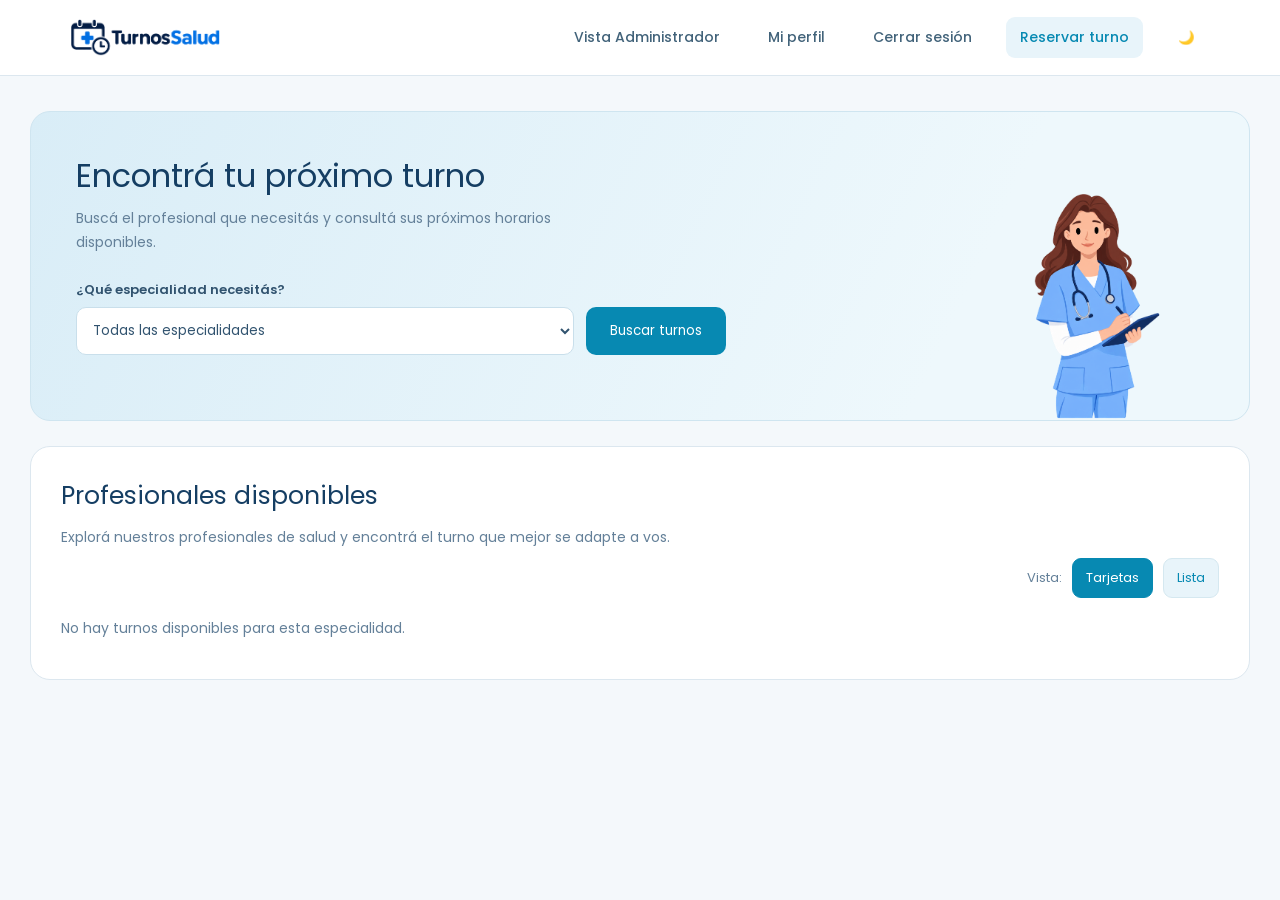
<file: .html/usuario.html>
<!DOCTYPE html>
<html lang="es">

<head>
    <meta charset="UTF-8">
    <meta name="viewport" content="width=device-width, initial-scale=1.0">
    <title>Inicio | Turnos Salud</title>
    <link rel="preconnect" href="https://fonts.googleapis.com">
    <link rel="preconnect" href="https://fonts.gstatic.com" crossorigin>
    <link href="https://fonts.googleapis.com/css2?family=Poppins:wght@400;500;600;700&display=swap" rel="stylesheet">
    <link rel="stylesheet" href="../.css/styles.css"></head>

<body class="pagina-inicio-usuario">

    <header class="header-principal">
        <div class="logo-container">
            <a href="usuario.html" class="logo-link"><img src="../.img/logo.png" alt="Logo" class="logo-img"></a>
        </div>

        <nav class="header-principal-nav">
            <a href="admin.html">Vista Administrador</a>
            <a href="miperfil.html">Mi perfil</a>
            <a href="../index.html">Cerrar sesión</a>
            <a href="solicitarturnos.html" class="button-reservar-turno">
                Reservar turno
            </a>
            <button type="button" class="button-tema-pagina" id="boton-tema">
                🌙
            </button>
        </nav>
    </header>

    <main class="pagina-usuario">

        <div class="contenido-usuario">


            <section class="home-usuario bienvenida-usuario">

                <h2>Encontrá tu próximo turno</h2>

                <p>
                    Buscá el profesional que necesitás y consultá
                    sus próximos horarios disponibles.
                </p>

                <form class="formulario-busqueda">

                    <div class="campo-busqueda">
                        <label for="buscar-especialidad">¿Qué especialidad necesitás?</label>

                        <select id="buscar-especialidad">
                            <option value="">Todas las especialidades</option>
                            <option value="clinica">Clínica médica</option>
                            <option value="cardiologia">Cardiología</option>
                            <option value="dermatologia">Dermatología</option>
                        </select>
                    </div>

                    <button type="button" class="button-nuevo-turno" id="btn-buscar-turnos">
                        Buscar turnos
                    </button>

                </form>

                <div class="imagen-bienvenida">
                    <img src="../.img/doctora.png" alt="Doctora animada">
                </div>

            </section>

            <!-- PROFESIONALES -->

            <section class="home-usuario">

                <h2>Profesionales disponibles</h2>
                <p class="descripcion-profesionales">
                    Explorá nuestros profesionales de salud y encontrá
                    el turno que mejor se adapte a vos.
                </p>
                <div class="selector-vista">
                    <span>Vista:</span>
                    <button type="button" class="button-vista activo" data-vista="tarjetas">Tarjetas</button>
                    <button type="button" class="button-vista" data-vista="lista">Lista</button>
                </div>

                <div class="lista-turnos" id="lista-profesionales">
                </div>

            </section>

        </div>

    </main>
    <script src="../.js/usuario.js" defer></script>
    <script src="../.js/script.js" defer></script>
</body>

</html>
</file>
<file: .css/styles.css>
/* --- BASE --- */

* {
    margin: 0;
    padding: 0;
    box-sizing: border-box;
    font-family: "Poppins", sans-serif;
    font-weight: 400;
    font-style: normal;
}

body {
    background-color: #f4f8fb;
    color: #31536f;
    transition: 0.3s;
}


/* --- HEADER (compartido) --- */

.header-principal {
    width: 100%;
    min-height: 76px;
    padding: 0 5.5%;
    display: flex;
    align-items: center;
    justify-content: space-between;
    background: #ffffff;
    border-bottom: 1px solid #dce7ef;
}

.logo-container {
    display: flex;
    align-items: center;
}

.logo-link {
    display: flex;
    align-items: center;
    gap: 10px;
    text-decoration: none;
}

.logo-img {
    max-width: 150px;
}

.header-principal-nav {
    display: flex;
    align-items: center;
    gap: 20px;
}

.header-principal-nav a {
    padding: 10px 14px;
    color: #42637a;
    font-size: 14px;
    font-weight: 500;
    text-decoration: none;
    border-radius: 9px;
    transition: 0.2s;
}

.header-principal-nav a:hover {
    background: #e8f4fa;
    color: #0789b2;
}

.header-principal-nav .button-reservar-turno {
    background: #e8f4fa;
    color: #0789b2;
}

.button-tema-pagina {
    padding: 11px 15px;
    background: none;
    border: none;
    border-radius: 9px;
    cursor: pointer;
}

.button-tema-pagina:hover {
    background: #e8f4fa;
}


/* --- INICIO --- */

.main-login {
    display: flex;
    min-height: 100vh;
}

/* ---------- Lado izquierdo ---------- */

.aside-left-img {
    flex: 0 0 60%;
    position: relative;
    display: flex;
    align-items: flex-end;
    justify-content: flex-start;
}

.img-container {
    position: absolute;
    inset: 0;
}

.ppal-img {
    width: 100%;
    height: 100%;
    object-fit: cover;
}

.img-container::after {
    content: "";
    position: absolute;
    inset: 0;
    background: linear-gradient(to top, rgba(0, 0, 0, 0.7), transparent 60%);
}

.text-container {
    position: relative;
    padding: 0 10px 70px 60px;
    max-width: 720px;
    color: #ffffff;
}

.text-container h1 {
    margin-bottom: 8px;
    font-size: 36px;
}

/* ---------- Lado derecho ---------- */

.aside-right-form {
    flex: 0 0 40%;
    display: flex;
    flex-direction: column;
    justify-content: center;
    gap: 20px;
    padding: 50px;
}

.acceso-rapido {
    padding: 10px;
    background: #0789b273;
    border-radius: 8px;
}

.acceso-rapido p {
    margin-bottom: 8px;
    color: #153e63;
    font-size: 14px;
    font-weight: 600;
}

.acceso-rapido-buttons {
    display: flex;
    gap: 12px;
}

.btn-acceso-rapido {
    flex: 1;
    padding: 10px;
    background: #ffffff;
    color: #0789b2;
    font-size: 14px;
    text-align: center;
    text-decoration: none;
    border: 1px solid #0789b2;
    border-radius: 6px;
    cursor: pointer;
}

.btn-acceso-rapido:hover {
    background: #e8f4fa;
}

.formulario-inicio {
    display: flex;
    flex-direction: column;
    gap: 15px;
}

.formulario-items {
    display: flex;
    flex-direction: column;
    gap: 5px;
}

.input-form {
    padding: 10px;
    background: #ffffff;
    color: #222222;
    border: 1px solid #cccccc;
    border-radius: 6px;
}

.input-form:focus {
    outline: none;
    border-color: #0789b2;
}

.button-iniciar {
    padding: 13px;
    background: #0789b2;
    color: #ffffff;
    font-size: 16px;
    border: none;
    border-radius: 6px;
    cursor: pointer;
}

.button-iniciar:hover {
    background: #066f91;
}

.form-container a {
    color: #0789b2;
    font-size: 14px;
}

.footer-container p {
    color: #777777;
    font-size: 14px;
}


/* --- MI PERFIL --- */

.layout-perfil {
    display: flex;
    align-items: flex-start;
    gap: 30px;
    max-width: 1550px;
    margin: 40px auto;
    padding: 0 35px;
}

.menu-lateral-perfil {
    width: 250px;
    flex-shrink: 0;
    display: flex;
    flex-direction: column;
    gap: 9px;
    padding: 25px 16px;
    background: #ffffff;
    border: 1px solid #dce7ef;
    border-radius: 18px;
}

.menu-lateral-perfil a {
    padding: 13px 15px;
    color: #31536f;
    text-decoration: none;
    border-radius: 9px;
    transition: 0.2s;
}

.menu-lateral-perfil a:hover,
.menu-lateral-perfil a.activo {
    background: #e8f4fa;
    color: #0789b2;
}

.contenido-perfil {
    flex: 1;
    min-width: 0;
    display: flex;
    flex-direction: column;
    gap: 22px;
}

.titulo-perfil h2 {
    margin-bottom: 8px;
    color: #153e63;
    font-size: 28px;
}

.titulo-perfil p {
    color: #648099;
    font-size: 14px;
}

/* ---------- Presentación del paciente ---------- */

.presentacion-paciente {
    display: flex;
    align-items: center;
    gap: 22px;
    padding: 25px 30px;
    background: linear-gradient(110deg, #dceff7, #eff8fc);
    border: 1px solid #cfe5f0;
    border-radius: 18px;
}

.foto-paciente {
    width: 100px;
    height: 100px;
    flex-shrink: 0;
    overflow: hidden;
    border: 4px solid #ffffff;
    border-radius: 50%;
}

.foto-paciente img {
    width: 100%;
    height: 100%;
    object-fit: cover;
    object-position: center;
}

.datos-presentacion {
    flex: 1;
}

.estado-cuenta {
    color: #16865d;
    font-size: 12px;
    font-weight: 600;
}

.datos-presentacion h3 {
    margin: 7px 0;
    color: #153e63;
    font-size: 25px;
}

.datos-presentacion p {
    margin-bottom: 5px;
    color: #31536f;
    font-size: 14px;
}

.fecha-registro {
    color: #648099;
    font-size: 12px;
}

.button-editar-perfil {
    padding: 12px 18px;
    background: #0789b2;
    color: #ffffff;
    border: none;
    border-radius: 9px;
    cursor: pointer;
    transition: 0.2s;
}

.button-editar-perfil:hover {
    background: #066f91;
}

/* ---------- Tarjetas de datos ---------- */

.tarjeta-perfil {
    padding: 25px 28px;
    background: #ffffff;
    border: 1px solid #dce7ef;
    border-radius: 17px;
}

.encabezado-perfil-seccion {
    display: flex;
    justify-content: space-between;
    align-items: center;
    gap: 15px;
    margin-bottom: 23px;
}

.encabezado-perfil-seccion h3 {
    margin-bottom: 7px;
    color: #153e63;
    font-size: 20px;
}

.encabezado-perfil-seccion p {
    color: #648099;
    font-size: 13px;
}

.encabezado-perfil-seccion a {
    color: #0789b2;
    font-size: 13px;
    text-decoration: none;
    white-space: nowrap;
}

.encabezado-perfil-seccion a:hover {
    text-decoration: underline;
}

.datos-personales-grid {
    display: flex;
    flex-wrap: wrap;
    gap: 23px 35px;
}

.dato-perfil {
    flex: 1 1 calc(50% - 18px);
    min-width: 0;
}

.dato-perfil span {
    display: block;
    margin-bottom: 7px;
    color: #648099;
    font-size: 12px;
}

.dato-perfil p {
    color: #244a6b;
    font-size: 14px;
    font-weight: 500;
    overflow-wrap: anywhere;
}

.input-editar-perfil {
    width: 100%;
    padding: 8px;
    background: #ffffff;
    color: #244a6b;
    font-size: 14px;
    border: 1px solid #0789b2;
    border-radius: 6px;
}

.input-editar-perfil:focus {
    outline: none;
    border-color: #066f91;
}

/* ---------- Estadísticas ---------- */

.estadisticas-perfil {
    display: flex;
    gap: 18px;
}

.estadistica-paciente {
    flex: 1;
    display: flex;
    align-items: center;
    gap: 16px;
    padding: 20px 22px;
    background: #ffffff;
    border: 1px solid #dce7ef;
    border-radius: 15px;
}

.icono-estadistica {
    width: 48px;
    height: 48px;
    display: flex;
    align-items: center;
    justify-content: center;
    background: #e8f4fa;
    color: #0789b2;
    font-size: 26px;
    border-radius: 12px;
}

.estadistica-paciente strong {
    color: #153e63;
    font-size: 25px;
}

.estadistica-paciente p {
    margin-top: 3px;
    color: #648099;
    font-size: 12px;
}

/* ---------- Próxima consulta ---------- */

.consulta-perfil {
    display: flex;
    align-items: center;
    gap: 17px;
    padding: 16px;
    background: #f8fbfd;
    border: 1px solid #e0eaf0;
    border-radius: 13px;
}

.fecha-consulta {
    width: 62px;
    height: 62px;
    flex-shrink: 0;
    display: flex;
    flex-direction: column;
    align-items: center;
    justify-content: center;
    background: #e8f4fa;
    color: #0789b2;
    border-radius: 11px;
}

.fecha-consulta strong {
    font-size: 24px;
}

.fecha-consulta span {
    font-size: 11px;
    font-weight: 600;
}

.datos-consulta {
    flex: 1;
}

.datos-consulta h4 {
    margin-bottom: 5px;
    color: #153e63;
    font-size: 15px;
}

.datos-consulta p {
    margin-bottom: 5px;
    color: #648099;
    font-size: 13px;
}

.datos-consulta span {
    color: #31536f;
    font-size: 12px;
}

.estado-consulta {
    padding: 7px 12px;
    background: #e4f5ed;
    color: #16865d;
    font-size: 11px;
    font-weight: 600;
    white-space: nowrap;
    border-radius: 20px;
}

/* ---------- Médicos favoritos ---------- */

.medico-favorito-perfil {
    display: flex;
    align-items: center;
    gap: 15px;
    margin-bottom: 10px;
    padding: 15px;
    background: #f8fbfd;
    border: 1px solid #e0eaf0;
    border-radius: 13px;
}

.avatar-medico-perfil {
    width: 46px;
    height: 46px;
    flex-shrink: 0;
    display: flex;
    align-items: center;
    justify-content: center;
    background: #e8f4fa;
    color: #0789b2;
    font-weight: 600;
    border-radius: 50%;
}

.datos-medico-perfil {
    flex: 1;
}

.datos-medico-perfil h4 {
    margin-bottom: 5px;
    color: #153e63;
    font-size: 14px;
}

.datos-medico-perfil p {
    color: #648099;
    font-size: 12px;
}

.corazon-favorito {
    color: #0789b2;
    font-size: 21px;
}

.button-solicitar-perfil {
    padding: 10px 15px;
    background: #0789b2;
    color: #ffffff;
    font-size: 12px;
    text-align: center;
    text-decoration: none;
    white-space: nowrap;
    border-radius: 9px;
}

.button-solicitar-perfil:hover {
    background: #066f91;
}


/* --- PÁGINA USUARIO --- */

.pagina-inicio-usuario {
    min-height: 100vh;
}

.pagina-usuario {
    display: flex;
    gap: 28px;
    max-width: 1450px;
    margin: auto;
    padding: 35px 30px;
}

.contenido-usuario {
    flex: 1;
    min-width: 0;
    display: flex;
    flex-direction: column;
    gap: 25px;
}

.home-usuario {
    padding: 30px;
    background: #ffffff;
    border: 1px solid #dce7ef;
    border-radius: 20px;
}

.home-usuario h2 {
    margin-bottom: 12px;
    color: #153e63;
    font-size: 25px;
}

.home-usuario p {
    margin-bottom: 10px;
    color: #648099;
    font-size: 14px;
}

/* ---------- Bienvenida y búsqueda ---------- */

.bienvenida-usuario {
    position: relative;
    min-height: 310px;
    padding: 45px 280px 40px 45px;
    background: linear-gradient(115deg, #d9edf7, #eef8fc 75%);
    border: 1px solid #cfe5f0;
    overflow: hidden;
}

.bienvenida-usuario h2 {
    margin-bottom: 12px;
    font-size: 32px;
    line-height: 1.2;
}

.bienvenida-usuario p {
    max-width: 520px;
    margin-bottom: 25px;
    line-height: 1.7;
}

.formulario-busqueda {
    display: flex;
    align-items: flex-end;
    gap: 12px;
    max-width: 650px;
}

.campo-busqueda {
    flex: 1;
    min-width: 0;
    display: flex;
    flex-direction: column;
    gap: 7px;
}

.campo-busqueda label {
    color: #31536f;
    font-size: 13px;
    font-weight: 600;
}

.campo-busqueda select,
.campo-busqueda input {
    width: 100%;
    height: 48px;
    padding: 0 12px;
    background: #ffffff;
    color: #31536f;
    border: 1px solid #c9dfeb;
    border-radius: 10px;
}

.campo-busqueda select:focus,
.campo-busqueda input:focus {
    outline: none;
    border-color: #0789b2;
}

.button-nuevo-turno {
    height: 48px;
    padding: 0 24px;
    background: #0789b2;
    color: #ffffff;
    border: none;
    border-radius: 10px;
    cursor: pointer;
}

.button-nuevo-turno:hover {
    background: #066f91;
}

.imagen-bienvenida {
    position: absolute;
    right: 45px;
    bottom: 0;
    width: 235px;
}

.imagen-bienvenida img {
    display: block;
    width: 100%;
    max-height: 270px;
    object-fit: contain;
}

/* ---------- Profesionales ---------- */

.descripcion-profesionales {
    margin-bottom: 20px;
}

.selector-vista {
    display: flex;
    justify-content: flex-end;
    align-items: center;
    gap: 10px;
    margin-bottom: 20px;
    color: #648099;
    font-size: 13px;
}

.button-vista {
    padding: 9px 13px;
    background: #e8f4fa;
    color: #0789b2;
    font-size: 13px;
    border: 1px solid #d5e8f0;
    border-radius: 9px;
    cursor: pointer;
}

.button-vista.activo {
    background: #0789b2;
    color: #ffffff;
    border-color: #0789b2;
}

.pagina-inicio-usuario .lista-turnos {
    display: flex;
    flex-wrap: wrap;
    gap: 20px;
}

.pagina-inicio-usuario .card-turno {
    flex: 1 1 calc(33.333% - 14px);
    max-width: calc(33.333% - 13px);
    display: flex;
    flex-direction: column;
    gap: 12px;
    padding: 24px;
    background: #ffffff;
    border: 1px solid #e0eaf0;
    border-radius: 16px;
}

.pagina-inicio-usuario .card-turno:hover {
    border-color: #0789b2;
}

.pagina-inicio-usuario .card-turno h3 {
    color: #153e63;
    font-size: 17px;
}

.pagina-inicio-usuario .card-turno > p {
    color: #0789b2;
    font-size: 13px;
}

.pagina-inicio-usuario .card-turno-datos {
    padding: 14px;
    background: #f3f8fb;
    border-radius: 10px;
}

.pagina-inicio-usuario .card-turno-datos p {
    margin-bottom: 8px;
}

.pagina-inicio-usuario .button-favorito {
    align-self: flex-end;
    background: none;
    border: none;
    color: #9baebc;
    font-size: 26px;
    cursor: pointer;
}

.pagina-inicio-usuario .button-favorito.activo {
    color: #e63946;
}

.pagina-inicio-usuario .card-turno > .button-reservar-card {
    width: 100%;
    margin-top: auto;
    padding: 12px;
    background: #0789b2;
    color: #ffffff;
    font-size: 14px;
    text-align: center;
    border: none;
    border-radius: 10px;
    cursor: pointer;
}

.pagina-inicio-usuario .card-turno > .button-reservar-card:hover {
    background: #066f91;
}

.pagina-inicio-usuario .mensaje-sin-turnos {
    flex: 1 1 100%;
    color: #648099;
}

/* ---------- Vista lista ---------- */

.pagina-inicio-usuario .lista-turnos.vista-lista {
    flex-direction: column;
    gap: 12px;
}

.vista-lista .card-turno {
    flex: none;
    max-width: none;
    flex-direction: row;
    align-items: center;
    gap: 20px;
    padding: 16px 24px;
}

.vista-lista .card-turno h3 {
    flex: 1.2 1 0;
}

.vista-lista .card-turno > p {
    flex: 1 1 0;
}

.vista-lista .card-turno-datos {
    flex: 2 1 0;
    display: flex;
    flex-wrap: wrap;
    gap: 6px 24px;
    padding: 10px 14px;
}

.vista-lista .card-turno-datos p {
    margin-bottom: 0;
}

.pagina-inicio-usuario .vista-lista .button-favorito {
    align-self: center;
}

.pagina-inicio-usuario .vista-lista .card-turno > .button-reservar-card {
    width: auto;
    margin-top: 0;
    padding: 10px 18px;
    white-space: nowrap;
}

/* ---------- Popup de favoritos ---------- */

.popup-favorito {
    position: fixed;
    bottom: 24px;
    left: 50%;
    transform: translate(-50%, 20px);
    padding: 12px 22px;
    background: #2a9d5c;
    color: #ffffff;
    border-radius: 10px;
    box-shadow: 0 6px 20px rgba(0, 0, 0, 0.25);
    opacity: 0;
    pointer-events: none;
    transition: opacity 0.3s, transform 0.3s;
    z-index: 1000;
}

.popup-favorito.quitado {
    background: #555555;
}

.popup-favorito.visible {
    opacity: 1;
    transform: translate(-50%, 0);
}


/* --- SOLICITAR TURNO --- */

.pagina-solicitar {
    width: 92%;
    max-width: 1320px;
    margin: 35px auto 70px;
}

/* ---------- Encabezado ---------- */

.encabezado-solicitud {
    min-height: 215px;
    display: flex;
    align-items: center;
    justify-content: space-between;
    margin-bottom: 25px;
    padding: 35px 48px;
    background: linear-gradient(115deg, #dceff7, #eff8fc 65%, #dceff7);
    border-radius: 18px;
    overflow: hidden;
}

.encabezado-solicitud h1 {
    margin: 12px 0;
    color: #153e63;
    font-size: 34px;
    font-weight: 700;
}

.encabezado-solicitud p {
    color: #648099;
    font-size: 14px;
}

.subtitulo {
    color: #0789b2;
    font-size: 10px;
    font-weight: 700;
    letter-spacing: 1.7px;
}

.imagen-encabezado {
    width: 290px;
    height: 165px;
    overflow: hidden;
    border-radius: 15px;
    box-shadow: 0 10px 25px rgba(21, 62, 99, 0.1);
    transform: rotate(2deg);
}

.imagen-encabezado img {
    width: 100%;
    height: 100%;
    object-fit: cover;
}

/* ---------- Pasos ---------- */

.pasos-solicitud {
    display: flex;
    align-items: center;
    justify-content: center;
    gap: 25px;
    margin-bottom: 25px;
    padding: 20px;
    background: #ffffff;
    border: 1px solid #dce7ef;
    border-radius: 14px;
}

.paso {
    display: flex;
    align-items: center;
    gap: 12px;
    opacity: 0.45;
}

.paso.activo {
    opacity: 1;
}

.paso > span {
    width: 36px;
    height: 36px;
    flex-shrink: 0;
    display: flex;
    align-items: center;
    justify-content: center;
    background: #edf2f4;
    color: #648099;
    font-size: 13px;
    font-weight: 700;
    border-radius: 50%;
}

.paso.activo > span {
    background: #0789b2;
    color: #ffffff;
}

.paso strong {
    display: block;
    color: #31536f;
    font-size: 12px;
}

.paso small {
    display: block;
    margin-top: 4px;
    color: #98a8b1;
    font-size: 10px;
}

.linea-paso {
    width: 65px;
    height: 1px;
    background: #dce7ef;
}

/* ---------- Distribución ---------- */

.contenido-solicitud {
    display: flex;
    align-items: flex-start;
    gap: 24px;
}

.seleccion-turno {
    flex: 1;
    min-width: 0;
    padding: 30px;
    background: #ffffff;
    border: 1px solid #dce7ef;
    border-radius: 16px;
}

.titulo-seccion {
    margin-bottom: 22px;
}

.numero-seccion {
    display: inline-flex;
    align-items: center;
    justify-content: center;
    margin-bottom: 10px;
    padding: 5px 9px;
    background: #e8f4fa;
    color: #0789b2;
    font-size: 10px;
    font-weight: 700;
    border-radius: 6px;
}

.titulo-seccion h2 {
    margin-bottom: 7px;
    color: #153e63;
    font-size: 19px;
    font-weight: 700;
}

.titulo-seccion p {
    color: #648099;
    font-size: 12px;
    line-height: 1.6;
}

.separador-seccion {
    height: 1px;
    margin: 30px 0;
    background: #edf1f3;
}

/* ---------- Opciones con radio oculto ---------- */

.especialidad-opcion,
.profesional-opcion,
.fecha-opcion,
.horario-opcion {
    position: relative;
    cursor: pointer;
}

.especialidad-opcion input,
.profesional-opcion input,
.fecha-opcion input,
.horario-opcion input {
    position: absolute;
    opacity: 0;
    pointer-events: none;
}

/* ---------- Especialidades ---------- */

.especialidades-grid {
    display: flex;
    flex-wrap: wrap;
    gap: 12px;
}

.especialidad-opcion {
    flex: 1 1 calc(25% - 9px);
    min-width: 0;
}

.especialidad-card {
    min-height: 120px;
    display: flex;
    flex-direction: column;
    align-items: flex-start;
    justify-content: center;
    gap: 8px;
    padding: 16px 13px;
    background: #ffffff;
    border: 1px solid #dce7ef;
    border-radius: 12px;
    transition: 0.2s;
}

.icono-especialidad {
    width: 35px;
    height: 35px;
    display: flex;
    align-items: center;
    justify-content: center;
    background: #e8f4fa;
    color: #0789b2;
    font-size: 20px;
    border-radius: 10px;
}

.especialidad-card strong {
    color: #31536f;
    font-size: 12px;
}

.especialidad-card small {
    color: #98a7af;
    font-size: 10px;
}

.especialidad-opcion input:checked + .especialidad-card {
    background: #f0f8fb;
    border-color: #0789b2;
}

.especialidad-opcion:hover .especialidad-card {
    border-color: #0789b2;
    transform: translateY(-2px);
}

/* ---------- Profesionales ---------- */

.profesionales-grid {
    display: flex;
    flex-wrap: wrap;
    gap: 13px;
}

.profesional-opcion {
    flex: 1 1 calc(50% - 7px);
    min-width: 0;
}

.profesional-card {
    min-height: 95px;
    position: relative;
    display: flex;
    align-items: center;
    gap: 13px;
    padding: 13px;
    background: #ffffff;
    border: 1px solid #dce7ef;
    border-radius: 12px;
    transition: 0.2s;
}

.profesional-card img {
    width: 60px;
    height: 60px;
    object-fit: cover;
    border-radius: 10px;
}

.datos-profesional {
    min-width: 0;
    display: flex;
    flex-direction: column;
    gap: 5px;
}

.datos-profesional strong {
    color: #31536f;
    font-size: 12px;
}

.datos-profesional span {
    color: #0789b2;
    font-size: 11px;
}

.datos-profesional small {
    color: #98a7af;
    font-size: 10px;
}

.seleccion-check {
    width: 22px;
    height: 22px;
    flex-shrink: 0;
    margin-left: auto;
    display: none;
    align-items: center;
    justify-content: center;
    background: #0789b2;
    color: #ffffff;
    font-size: 12px;
    border-radius: 50%;
}

.profesional-opcion input:checked + .profesional-card {
    background: #f0f8fb;
    border-color: #0789b2;
}

.profesional-opcion input:checked + .profesional-card .seleccion-check {
    display: flex;
}

.profesional-opcion:hover .profesional-card {
    border-color: #0789b2;
}

/* ---------- Fechas ---------- */

.fechas-disponibles {
    display: flex;
    flex-wrap: wrap;
    gap: 11px;
}

.fecha-opcion {
    flex: 1 1 calc(20% - 9px);
    min-width: 0;
}

.fecha-card {
    display: flex;
    flex-direction: column;
    align-items: center;
    gap: 6px;
    padding: 13px 7px;
    background: #ffffff;
    border: 1px solid #dce7ef;
    border-radius: 11px;
    transition: 0.2s;
}

.fecha-card small {
    color: #91a2ab;
    font-size: 9px;
    font-weight: 700;
}

.fecha-card strong {
    color: #31536f;
    font-size: 23px;
}

.fecha-card span {
    color: #91a2ab;
    font-size: 10px;
}

.fecha-opcion input:checked + .fecha-card {
    background: #0789b2;
    border-color: #0789b2;
}

.fecha-opcion input:checked + .fecha-card * {
    color: #ffffff;
}

.fecha-opcion:hover .fecha-card {
    border-color: #0789b2;
}

/* ---------- Horarios ---------- */

.horarios-contenedor {
    margin-top: 25px;
    padding: 19px;
    background: #f7fafb;
    border: 1px solid #edf1f3;
    border-radius: 12px;
}

.horarios-titulo {
    display: flex;
    justify-content: space-between;
    align-items: center;
    margin-bottom: 16px;
}

.horarios-titulo h3 {
    color: #31536f;
    font-size: 13px;
}

.horarios-titulo span {
    color: #91a2ab;
    font-size: 10px;
}

.horarios-grid {
    display: flex;
    flex-wrap: wrap;
    gap: 10px;
}

.horario-opcion {
    flex: 1 1 calc(25% - 8px);
    min-width: 0;
}

.horario-opcion span {
    display: block;
    padding: 11px 7px;
    background: #ffffff;
    color: #31536f;
    font-size: 12px;
    font-weight: 600;
    text-align: center;
    border: 1px solid #dce7ef;
    border-radius: 8px;
    transition: 0.2s;
}

.horario-opcion input:checked + span {
    background: #e8f4fa;
    color: #066f91;
    border-color: #0789b2;
}

.horario-opcion:hover span {
    border-color: #0789b2;
}

/* ---------- Resumen del turno ---------- */

.resumen-turno {
    width: 315px;
    flex-shrink: 0;
    position: sticky;
    top: 20px;
    overflow: hidden;
    background: #ffffff;
    border: 1px solid #dce7ef;
    border-radius: 16px;
}

.resumen-imagen {
    height: 150px;
    position: relative;
    overflow: hidden;
}

.resumen-imagen img {
    width: 100%;
    height: 100%;
    object-fit: cover;
}

.resumen-imagen > span {
    position: absolute;
    left: 13px;
    bottom: 12px;
    padding: 7px 10px;
    background: #ffffff;
    color: #0789b2;
    font-size: 9px;
    font-weight: 700;
    border-radius: 6px;
}

.resumen-contenido {
    padding: 22px;
}

.resumen-etiqueta {
    color: #0789b2;
    font-size: 9px;
    font-weight: 700;
    letter-spacing: 1.3px;
}

.resumen-contenido h2 {
    margin: 9px 0 6px;
    color: #153e63;
    font-size: 21px;
}

.resumen-contenido > p {
    margin-bottom: 19px;
    color: #648099;
    font-size: 11px;
    line-height: 1.5;
}

.resumen-dato {
    display: flex;
    flex-direction: column;
    gap: 5px;
    padding: 12px 0;
    border-bottom: 1px solid #edf1f3;
}

.resumen-dato span {
    color: #99a8b0;
    font-size: 10px;
}

.resumen-dato strong {
    color: #31536f;
    font-size: 12px;
    font-weight: 500;
}

.resumen-ubicacion {
    display: flex;
    align-items: center;
    gap: 11px;
    margin: 18px 0;
    padding: 13px;
    background: #f0f8fb;
    border-radius: 10px;
}

.resumen-ubicacion > span {
    color: #0789b2;
    font-size: 22px;
}

.resumen-ubicacion strong {
    display: block;
    color: #31536f;
    font-size: 10px;
}

.resumen-ubicacion small {
    display: block;
    margin-top: 4px;
    color: #94a5ad;
    font-size: 10px;
}

.btn-confirmar {
    width: 100%;
    padding: 14px;
    background: #0789b2;
    color: #ffffff;
    font-size: 12px;
    font-weight: 600;
    border: none;
    border-radius: 9px;
    cursor: pointer;
    transition: 0.2s;
}

.btn-confirmar:hover {
    background: #066f91;
    transform: translateY(-2px);
}

.btn-confirmar:disabled {
    background: #8eafa9;
    cursor: not-allowed;
    transform: none;
}

.nota-reserva {
    display: block;
    margin-top: 12px;
    color: #a1adb4;
    font-size: 9px;
    line-height: 1.6;
    text-align: center;
}

.especialidad-opcion input:focus-visible + .especialidad-card,
.profesional-opcion input:focus-visible + .profesional-card,
.fecha-opcion input:focus-visible + .fecha-card,
.horario-opcion input:focus-visible + span {
    outline: 2px solid #0789b2;
    outline-offset: 3px;
}


/* --- MIS TURNOS --- */

.pagina-mis-turnos {
    width: 91%;
    max-width: 1350px;
    margin: 38px auto;
}

/* ---------- Encabezado ---------- */

.mis-turnos-header {
    display: flex;
    justify-content: space-between;
    align-items: center;
    margin-bottom: 32px;
}

.etiqueta-seccion {
    color: #0789b2;
    font-size: 10px;
    font-weight: 700;
    letter-spacing: 2px;
}

.mis-turnos-header h2 {
    margin: 9px 0 5px;
    color: #153e63;
    font-size: 30px;
    font-weight: 700;
}

.mis-turnos-header p {
    color: #648099;
    font-size: 14px;
}

.btn-nuevo-turno {
    display: flex;
    align-items: center;
    gap: 9px;
    padding: 13px 20px;
    background: #0789b2;
    color: #ffffff;
    font-size: 13px;
    font-weight: 600;
    text-decoration: none;
    border-radius: 9px;
    transition: 0.2s;
}

.btn-nuevo-turno span {
    font-size: 19px;
}

.btn-nuevo-turno:hover {
    background: #066f91;
    transform: translateY(-2px);
}

.mis-turnos-vacio {
    display: flex;
    flex-direction: column;
    align-items: flex-start;
    gap: 12px;
    margin-bottom: 48px;
    padding: 30px;
    background: #ffffff;
    border: 1px solid #dce7ef;
    border-radius: 17px;
}

.mis-turnos-vacio h2 {
    color: #153e63;
    font-size: 22px;
}

.mis-turnos-vacio p,
.mensaje-vacio {
    color: #648099;
    font-size: 13px;
}

/* ---------- Próximo turno destacado ---------- */

.turno-destacado {
    min-height: 320px;
    display: flex;
    margin-bottom: 48px;
    overflow: hidden;
    background: #173e58;
    border-radius: 17px;
}

.destacado-principal {
    flex: 1.65;
    padding: 30px 34px;
    color: #ffffff;
}

.destacado-superior {
    display: flex;
    align-items: center;
    justify-content: space-between;
}

.destacado-indicador {
    display: flex;
    align-items: center;
    gap: 9px;
    color: #a9dce9;
    font-size: 10px;
    font-weight: 700;
    letter-spacing: 1.4px;
}

.destacado-indicador span {
    width: 8px;
    height: 8px;
    background: #61d4a4;
    border-radius: 50%;
}

.destacado-numero {
    color: #91adbf;
    font-size: 11px;
}

.destacado-fecha {
    display: flex;
    align-items: center;
    gap: 28px;
    margin: 30px 0;
}

.fecha-bloque {
    width: 112px;
    min-width: 112px;
    height: 130px;
    display: flex;
    flex-direction: column;
    align-items: center;
    justify-content: center;
    background: rgba(255, 255, 255, 0.1);
    border: 1px solid rgba(255, 255, 255, 0.15);
    border-radius: 12px;
}

.fecha-bloque span {
    color: #b4d5e3;
    font-size: 9px;
    font-weight: 700;
    letter-spacing: 1.3px;
}

.fecha-bloque strong {
    margin: 4px 0;
    color: #ffffff;
    font-size: 55px;
    line-height: 1;
}

.fecha-descripcion > span {
    color: #71c9df;
    font-size: 11px;
    font-weight: 700;
    letter-spacing: 1.5px;
}

.fecha-descripcion h2 {
    margin: 9px 0;
    color: #ffffff;
    font-size: 25px;
    line-height: 1.25;
}

.fecha-descripcion p {
    color: #b0c7d5;
    font-size: 12px;
}

.destacado-medico {
    display: flex;
    align-items: center;
    gap: 12px;
    padding-top: 20px;
    border-top: 1px solid rgba(255, 255, 255, 0.15);
}

.avatar-medico {
    width: 42px;
    height: 42px;
    flex-shrink: 0;
    display: flex;
    align-items: center;
    justify-content: center;
    background: #d8eff5;
    color: #0789b2;
    font-size: 12px;
    font-weight: 700;
    border-radius: 50%;
}

.destacado-medico > div:nth-child(2) {
    flex: 1;
    display: flex;
    flex-direction: column;
    gap: 4px;
}

.destacado-medico strong {
    color: #ffffff;
    font-size: 13px;
}

.destacado-medico > div:nth-child(2) span {
    color: #a9c1ce;
    font-size: 11px;
}

.estado-confirmado {
    display: inline-block;
    padding: 6px 10px;
    background: #e4f5ed;
    color: #16865d;
    font-size: 10px;
    font-weight: 700;
    border-radius: 20px;
}

/* ---------- Lateral del destacado ---------- */

.destacado-lateral {
    flex: 0.7;
    min-width: 230px;
    display: flex;
    flex-direction: column;
    padding: 28px 25px;
    background: #e8f4fa;
}

.lateral-icono {
    width: 43px;
    height: 43px;
    display: flex;
    align-items: center;
    justify-content: center;
    margin-bottom: 20px;
    background: #ffffff;
    color: #0789b2;
    font-size: 25px;
    border-radius: 12px;
}

.lateral-etiqueta {
    margin-bottom: 20px;
    color: #648099;
    font-size: 9px;
    font-weight: 700;
    letter-spacing: 1.3px;
}

.lateral-dato {
    display: flex;
    flex-direction: column;
    gap: 5px;
    padding: 11px 0;
    border-bottom: 1px solid #d2e5ec;
}

.lateral-dato span {
    color: #648099;
    font-size: 9px;
    font-weight: 700;
    letter-spacing: 1px;
}

.lateral-dato strong {
    color: #153e63;
    font-size: 13px;
}

.lateral-mensaje {
    margin-top: auto;
    padding-top: 16px;
    color: #648099;
    font-size: 11px;
    line-height: 1.6;
}

/* ---------- Agenda ---------- */

.agenda-turnos {
    margin-bottom: 48px;
}

.agenda-titulo {
    display: flex;
    justify-content: space-between;
    align-items: flex-end;
    margin-bottom: 22px;
}

.agenda-titulo h2,
.historial-cabecera h2 {
    margin: 7px 0 5px;
    color: #153e63;
    font-size: 23px;
}

.agenda-titulo p {
    color: #648099;
    font-size: 13px;
}

.agenda-total,
.historial-total {
    padding: 7px 12px;
    background: #e8f4fa;
    color: #31536f;
    font-size: 11px;
    font-weight: 600;
    border-radius: 20px;
}

.agenda-listado {
    display: flex;
    flex-direction: column;
    gap: 13px;
}

.agenda-item {
    display: flex;
    align-items: center;
    gap: 19px;
    padding: 20px;
    background: #ffffff;
    border: 1px solid #dce7ef;
    border-radius: 13px;
    transition: 0.2s;
}

.agenda-item:hover {
    border-color: #0789b2;
    transform: translateY(-2px);
}

.agenda-calendario {
    width: 62px;
    height: 75px;
    flex-shrink: 0;
    display: flex;
    flex-direction: column;
    align-items: center;
    justify-content: center;
    background: #e8f4fa;
    border-radius: 10px;
}

.agenda-calendario span,
.agenda-calendario small {
    color: #648099;
    font-size: 9px;
    font-weight: 700;
}

.agenda-calendario strong {
    margin: 1px 0;
    color: #0789b2;
    font-size: 28px;
    line-height: 1;
}

.agenda-descripcion {
    flex: 1.5 1 150px;
    min-width: 0;
}

.agenda-categoria {
    color: #0789b2;
    font-size: 9px;
    font-weight: 700;
    letter-spacing: 1px;
}

.agenda-descripcion h3 {
    margin: 6px 0 4px;
    color: #153e63;
    font-size: 14px;
}

.agenda-descripcion p {
    color: #648099;
    font-size: 11px;
}

.agenda-horario,
.agenda-consultorio {
    display: flex;
    flex-direction: column;
    gap: 7px;
}

.agenda-horario {
    flex: 0.8 1 95px;
}

.agenda-consultorio {
    flex: 0.9 1 110px;
}

.agenda-horario span,
.agenda-consultorio span {
    color: #98a8b1;
    font-size: 9px;
    font-weight: 700;
    letter-spacing: 0.7px;
}

.agenda-horario strong,
.agenda-consultorio strong {
    color: #31536f;
    font-size: 12px;
}

.agenda-estado {
    display: flex;
    flex-direction: column;
    align-items: flex-end;
    gap: 12px;
}

.button-cancelar-turno {
    padding: 7px 11px;
    background: #ffffff;
    color: #b3261e;
    font-size: 10px;
    font-weight: 600;
    border: 1px solid #ebd4d9;
    border-radius: 7px;
    cursor: pointer;
    transition: 0.2s;
}

.button-cancelar-turno:hover {
    background: #b3261e;
    color: #ffffff;
    border-color: #b3261e;
}

/* ---------- Historial ---------- */

.historial-turnos {
    padding-top: 25px;
    border-top: 1px solid #dce7ef;
}

.historial-cabecera {
    display: flex;
    align-items: flex-end;
    justify-content: space-between;
    margin-bottom: 20px;
}

.historial-listado {
    display: flex;
    flex-direction: column;
    gap: 10px;
}

.historial-registro {
    display: flex;
    align-items: center;
    gap: 17px;
    padding: 17px 20px;
    background: #f3f8fb;
    border-radius: 12px;
}

.historial-fecha {
    width: 49px;
    height: 51px;
    flex-shrink: 0;
    display: flex;
    flex-direction: column;
    align-items: center;
    justify-content: center;
    background: #ffffff;
    border: 1px solid #dce7ef;
    border-radius: 9px;
}

.historial-fecha strong {
    color: #31536f;
    font-size: 21px;
    line-height: 1.1;
}

.historial-fecha span {
    color: #98a8b1;
    font-size: 9px;
    font-weight: 700;
}

.historial-detalle {
    flex: 1;
    display: flex;
    flex-direction: column;
    gap: 5px;
}

.historial-detalle strong {
    color: #153e63;
    font-size: 13px;
}

.historial-detalle span {
    color: #648099;
    font-size: 11px;
}

.estado-cancelado {
    color: #b3261e;
    font-size: 11px;
    font-weight: 700;
}

.estado-finalizado {
    color: #16865d;
    font-size: 11px;
    font-weight: 700;
}

.historial-registro a {
    color: #0789b2;
    font-size: 11px;
    font-weight: 600;
    text-decoration: none;
}

.historial-registro a:hover {
    text-decoration: underline;
}


/* --- ADMINISTRADOR --- */

.pagina-admin {
    max-width: 900px;
    display: flex;
    flex-direction: column;
    gap: 20px;
    margin: 0 auto;
    padding: 30px 20px;
    font-size: 16px;
    color: #153e63;
}

.admin-seccion {
    padding: 20px;
    background: #ffffff;
    border: 1px solid #dce7ef;
    border-radius: 12px;
}

.admin-form {
    display: flex;
    flex-direction: column;
    gap: 15px;
    margin-top: 15px;
}

.admin-campo {
    display: flex;
    flex-direction: column;
    gap: 5px;
}

.admin-label {
    font-weight: 600;
}

.admin-input {
    padding: 10px;
    background: #ffffff;
    color: #153e63;
    font-size: 16px;
    border: 1px solid #dce7ef;
    border-radius: 8px;
}

.admin-input:focus {
    outline: 2px solid #0789b2;
}

.admin-input-invalido {
    border: 2px solid #d93025;
}

.admin-input-valido {
    border: 2px solid #2e9e4f;
}

.admin-error {
    color: #d93025;
    font-size: 0.85rem;
}

.admin-error:empty {
    display: none;
}

.admin-boton-publicar {
    margin-top: 5px;
    padding: 12px 24px;
    background: #0789b2;
    color: #ffffff;
    font-size: 16px;
    font-weight: 600;
    border: none;
    border-radius: 8px;
    cursor: pointer;
}

.admin-boton-publicar:hover {
    background: #066f91;
}

.lista-turnos-admin {
    display: flex;
    flex-wrap: wrap;
    gap: 16px;
    padding-top: 25px;
}

.admin-mensaje-vacio {
    color: #777777;
    font-style: italic;
}

.card-turno-admin {
    width: 260px;
    min-height: 220px;
    display: flex;
    flex-direction: column;
    gap: 4px;
    padding: 16px;
    background: #f3f8fb;
    color: #153e63;
    border: 1px solid #dce7ef;
    border-left: 5px solid #0789b2;
    border-radius: 8px;
}

.card-turno-admin-titulo {
    margin-bottom: 6px;
    color: #0789b2;
}

.card-turno-admin-cancelado {
    border-left-color: #b3261e;
    opacity: 0.85;
}

.card-turno-admin-cancelado .card-turno-admin-titulo {
    color: #b3261e;
}

.card-turno-admin-boton {
    margin-top: auto;
    padding: 8px 16px;
    background: #ffffff;
    color: #0789b2;
    font-size: 14px;
    border: 1px solid #0789b2;
    border-radius: 20px;
    cursor: pointer;
}

.card-turno-admin-boton:hover {
    background: #e8f4fa;
}

.card-turno-admin-boton-eliminar,
.card-turno-admin-boton-cancelar {
    color: #b3261e;
    border-color: #b3261e;
}

.card-turno-admin-boton-eliminar:hover,
.card-turno-admin-boton-cancelar:hover {
    background: #fbeae9;
}


/* --- MODO OSCURO --- */

/* ---------- General y header ---------- */

body.modo-oscuro {
    background: #222222;
    color: #f5f5f5;
}

body.modo-oscuro .header-principal {
    background: #2c2c2c;
    border-bottom-color: #444444;
}

body.modo-oscuro .header-principal-nav a {
    color: #d5dde3;
}

body.modo-oscuro .header-principal-nav a:hover,
body.modo-oscuro .button-tema-pagina:hover {
    background: #3a3a3a;
    color: #4fc3e8;
}

body.modo-oscuro .header-principal-nav .button-reservar-turno {
    background: #1f3a45;
    color: #4fc3e8;
}

/* ---------- Inicio ---------- */

body.modo-oscuro .acceso-rapido {
    background: #1f3a45;
}

body.modo-oscuro .acceso-rapido p {
    color: #9fdcf0;
}

body.modo-oscuro .btn-acceso-rapido {
    background: #2c2c2c;
    color: #4fc3e8;
    border-color: #4fc3e8;
}

body.modo-oscuro .btn-acceso-rapido:hover {
    background: #1f3a45;
}

body.modo-oscuro .input-form {
    background: #2c2c2c;
    color: #f5f5f5;
    border-color: #444444;
}

body.modo-oscuro .input-form:focus {
    border-color: #4fc3e8;
}

body.modo-oscuro .form-container a {
    color: #4fc3e8;
}

body.modo-oscuro .footer-container p {
    color: #b5bcc2;
}

/* ---------- Mi perfil ---------- */

body.modo-oscuro .menu-lateral-perfil,
body.modo-oscuro .tarjeta-perfil,
body.modo-oscuro .estadistica-paciente {
    background: #2c2c2c;
    border-color: #444444;
}

body.modo-oscuro .menu-lateral-perfil a {
    color: #d5dde3;
}

body.modo-oscuro .menu-lateral-perfil a:hover,
body.modo-oscuro .menu-lateral-perfil a.activo {
    background: #1f3a45;
    color: #4fc3e8;
}

body.modo-oscuro .presentacion-paciente {
    background: linear-gradient(110deg, #2c3a40, #2a2f33);
    border-color: #444444;
}

body.modo-oscuro .foto-paciente {
    border-color: #2c2c2c;
}

body.modo-oscuro .titulo-perfil h2,
body.modo-oscuro .datos-presentacion h3,
body.modo-oscuro .encabezado-perfil-seccion h3,
body.modo-oscuro .estadistica-paciente strong,
body.modo-oscuro .datos-consulta h4,
body.modo-oscuro .datos-medico-perfil h4 {
    color: #f5f5f5;
}

body.modo-oscuro .titulo-perfil p,
body.modo-oscuro .datos-presentacion p,
body.modo-oscuro .fecha-registro,
body.modo-oscuro .encabezado-perfil-seccion p,
body.modo-oscuro .dato-perfil span,
body.modo-oscuro .estadistica-paciente p,
body.modo-oscuro .datos-consulta p,
body.modo-oscuro .datos-consulta span,
body.modo-oscuro .datos-medico-perfil p {
    color: #b5bcc2;
}

body.modo-oscuro .dato-perfil p {
    color: #f5f5f5;
}

body.modo-oscuro .encabezado-perfil-seccion a,
body.modo-oscuro .corazon-favorito {
    color: #4fc3e8;
}

body.modo-oscuro .icono-estadistica,
body.modo-oscuro .fecha-consulta,
body.modo-oscuro .avatar-medico-perfil {
    background: #1f3a45;
    color: #4fc3e8;
}

body.modo-oscuro .consulta-perfil,
body.modo-oscuro .medico-favorito-perfil {
    background: #333333;
    border-color: #444444;
}

body.modo-oscuro .estado-consulta {
    background: #1d3b2e;
    color: #6fd6a5;
}

body.modo-oscuro .input-editar-perfil {
    background: #333333;
    color: #f5f5f5;
    border-color: #4fc3e8;
}

/* ---------- Usuario ---------- */

body.modo-oscuro .home-usuario {
    background: #2c2c2c;
    border-color: #444444;
}

body.modo-oscuro .home-usuario h2,
body.modo-oscuro .pagina-inicio-usuario .card-turno h3 {
    color: #f5f5f5;
}

body.modo-oscuro .home-usuario p,
body.modo-oscuro .selector-vista,
body.modo-oscuro .pagina-inicio-usuario .mensaje-sin-turnos {
    color: #b5bcc2;
}

body.modo-oscuro .bienvenida-usuario {
    background: linear-gradient(115deg, #2c3a40, #2a2f33 75%);
}

body.modo-oscuro .campo-busqueda label {
    color: #d5dde3;
}

body.modo-oscuro .campo-busqueda select,
body.modo-oscuro .campo-busqueda input {
    background: #333333;
    color: #f5f5f5;
    border-color: #444444;
}

body.modo-oscuro .button-vista {
    background: #1f3a45;
    color: #4fc3e8;
    border-color: #2f5361;
}

body.modo-oscuro .button-vista.activo {
    background: #0789b2;
    color: #ffffff;
    border-color: #0789b2;
}

body.modo-oscuro .pagina-inicio-usuario .card-turno {
    background: #333333;
    border-color: #444444;
}

body.modo-oscuro .pagina-inicio-usuario .card-turno:hover {
    border-color: #4fc3e8;
}

body.modo-oscuro .pagina-inicio-usuario .card-turno > p {
    color: #4fc3e8;
}

body.modo-oscuro .pagina-inicio-usuario .card-turno-datos {
    background: #2c2c2c;
}

/* ---------- Solicitar turno ---------- */

body.modo-oscuro .encabezado-solicitud {
    background: linear-gradient(115deg, #2c3a40, #2a2f33 65%, #2c3a40);
}

body.modo-oscuro .encabezado-solicitud h1,
body.modo-oscuro .titulo-seccion h2,
body.modo-oscuro .resumen-contenido h2 {
    color: #f5f5f5;
}

body.modo-oscuro .encabezado-solicitud p,
body.modo-oscuro .titulo-seccion p,
body.modo-oscuro .resumen-contenido > p {
    color: #b5bcc2;
}

body.modo-oscuro .subtitulo,
body.modo-oscuro .resumen-etiqueta,
body.modo-oscuro .datos-profesional span {
    color: #4fc3e8;
}

body.modo-oscuro .pasos-solicitud,
body.modo-oscuro .seleccion-turno,
body.modo-oscuro .resumen-turno {
    background: #2c2c2c;
    border-color: #444444;
}

body.modo-oscuro .paso > span {
    background: #3a3a3a;
    color: #b5bcc2;
}

body.modo-oscuro .paso.activo > span {
    background: #0789b2;
    color: #ffffff;
}

body.modo-oscuro .paso strong,
body.modo-oscuro .especialidad-card strong,
body.modo-oscuro .datos-profesional strong,
body.modo-oscuro .fecha-card strong,
body.modo-oscuro .horarios-titulo h3,
body.modo-oscuro .resumen-dato strong,
body.modo-oscuro .resumen-ubicacion strong {
    color: #f5f5f5;
}

body.modo-oscuro .linea-paso,
body.modo-oscuro .separador-seccion {
    background: #444444;
}

body.modo-oscuro .numero-seccion,
body.modo-oscuro .icono-especialidad {
    background: #1f3a45;
    color: #4fc3e8;
}

body.modo-oscuro .especialidad-card,
body.modo-oscuro .profesional-card,
body.modo-oscuro .fecha-card,
body.modo-oscuro .horario-opcion span {
    background: #333333;
    border-color: #444444;
}

body.modo-oscuro .especialidad-opcion input:checked + .especialidad-card,
body.modo-oscuro .profesional-opcion input:checked + .profesional-card {
    background: #1f3a45;
    border-color: #4fc3e8;
}

body.modo-oscuro .fecha-opcion input:checked + .fecha-card {
    background: #0789b2;
    border-color: #0789b2;
}

body.modo-oscuro .horario-opcion span {
    color: #d5dde3;
}

body.modo-oscuro .horario-opcion input:checked + span {
    background: #1f3a45;
    color: #4fc3e8;
    border-color: #4fc3e8;
}

body.modo-oscuro .horarios-contenedor {
    background: #2a2a2a;
    border-color: #444444;
}

body.modo-oscuro .resumen-dato {
    border-bottom-color: #444444;
}

body.modo-oscuro .resumen-ubicacion {
    background: #333333;
}

body.modo-oscuro .resumen-ubicacion > span {
    color: #4fc3e8;
}

/* ---------- Mis turnos ---------- */

body.modo-oscuro .mis-turnos-header h2,
body.modo-oscuro .agenda-titulo h2,
body.modo-oscuro .historial-cabecera h2,
body.modo-oscuro .agenda-descripcion h3,
body.modo-oscuro .historial-detalle strong,
body.modo-oscuro .mis-turnos-vacio h2 {
    color: #f5f5f5;
}

body.modo-oscuro .mis-turnos-header p,
body.modo-oscuro .agenda-titulo p,
body.modo-oscuro .agenda-descripcion p,
body.modo-oscuro .historial-detalle span,
body.modo-oscuro .mis-turnos-vacio p,
body.modo-oscuro .mensaje-vacio {
    color: #b5bcc2;
}

body.modo-oscuro .etiqueta-seccion,
body.modo-oscuro .agenda-categoria,
body.modo-oscuro .historial-registro a {
    color: #4fc3e8;
}

body.modo-oscuro .agenda-total,
body.modo-oscuro .historial-total {
    background: #1f3a45;
    color: #9fdcf0;
}

body.modo-oscuro .agenda-item,
body.modo-oscuro .mis-turnos-vacio {
    background: #2c2c2c;
    border-color: #444444;
}

body.modo-oscuro .agenda-item:hover {
    border-color: #4fc3e8;
}

body.modo-oscuro .agenda-calendario {
    background: #1f3a45;
}

body.modo-oscuro .agenda-calendario span,
body.modo-oscuro .agenda-calendario small {
    color: #9fdcf0;
}

body.modo-oscuro .agenda-calendario strong {
    color: #4fc3e8;
}

body.modo-oscuro .agenda-horario strong,
body.modo-oscuro .agenda-consultorio strong {
    color: #f5f5f5;
}

body.modo-oscuro .button-cancelar-turno {
    background: transparent;
    color: #ff9b94;
    border-color: #ff9b94;
}

body.modo-oscuro .button-cancelar-turno:hover {
    background: #b3261e;
    color: #ffffff;
    border-color: #b3261e;
}

body.modo-oscuro .historial-turnos {
    border-top-color: #444444;
}

body.modo-oscuro .historial-registro {
    background: #2c2c2c;
}

body.modo-oscuro .historial-fecha {
    background: #333333;
    border-color: #444444;
}

body.modo-oscuro .historial-fecha strong {
    color: #f5f5f5;
}

body.modo-oscuro .estado-cancelado {
    color: #ff9b94;
}

body.modo-oscuro .estado-finalizado {
    color: #6fd6a5;
}

body.modo-oscuro .destacado-lateral {
    background: #2c2c2c;
}

body.modo-oscuro .lateral-icono {
    background: #1f3a45;
    color: #4fc3e8;
}

body.modo-oscuro .lateral-etiqueta,
body.modo-oscuro .lateral-dato span,
body.modo-oscuro .lateral-mensaje {
    color: #b5bcc2;
}

body.modo-oscuro .lateral-dato {
    border-bottom-color: #444444;
}

body.modo-oscuro .lateral-dato strong {
    color: #f5f5f5;
}

/* ---------- Administrador ---------- */

body.modo-oscuro .pagina-admin {
    color: #f5f5f5;
}

body.modo-oscuro .admin-seccion {
    background: #2c2c2c;
    border-color: #444444;
}

body.modo-oscuro .admin-input {
    background: #333333;
    color: #f5f5f5;
    border-color: #444444;
}

body.modo-oscuro .admin-input:focus {
    outline-color: #4fc3e8;
}

body.modo-oscuro .admin-input-invalido {
    border: 2px solid #d93025;
}

body.modo-oscuro .admin-input-valido {
    border: 2px solid #2e9e4f;
}

body.modo-oscuro .admin-error {
    color: #ff9b94;
}

body.modo-oscuro .admin-mensaje-vacio {
    color: #b5bcc2;
}

body.modo-oscuro .card-turno-admin {
    background: #333333;
    color: #f5f5f5;
    border-color: #444444;
    border-left-color: #4fc3e8;
}

body.modo-oscuro .card-turno-admin-titulo {
    color: #4fc3e8;
}

body.modo-oscuro .card-turno-admin-cancelado {
    border-left-color: #ff9b94;
}

body.modo-oscuro .card-turno-admin-cancelado .card-turno-admin-titulo {
    color: #ff9b94;
}

body.modo-oscuro .card-turno-admin-boton {
    background: transparent;
    color: #4fc3e8;
    border-color: #4fc3e8;
}

body.modo-oscuro .card-turno-admin-boton:hover {
    background: #1f3a45;
}

body.modo-oscuro .card-turno-admin-boton-eliminar,
body.modo-oscuro .card-turno-admin-boton-cancelar {
    color: #ff9b94;
    border-color: #ff9b94;
}

body.modo-oscuro .card-turno-admin-boton-eliminar:hover,
body.modo-oscuro .card-turno-admin-boton-cancelar:hover {
    background: #4a2b29;
}


/* --- MEDIA QUERIES --- */

/* ---------- 1100px ---------- */

@media (max-width: 1100px) {

    .bienvenida-usuario {
        padding-right: 220px;
    }

    .imagen-bienvenida {
        width: 185px;
    }

    .pagina-inicio-usuario .card-turno {
        flex-basis: calc(50% - 10px);
        max-width: calc(50% - 10px);
    }
}

/* ---------- 1050px ---------- */

@media (max-width: 1050px) {

    .resumen-turno {
        width: 280px;
    }

    .contenido-solicitud {
        gap: 16px;
    }

    .seleccion-turno {
        padding: 23px;
    }

    .especialidad-opcion {
        flex-basis: calc(50% - 6px);
    }

    .agenda-consultorio {
        display: none;
    }
}

/* ---------- 1000px ---------- */

@media (max-width: 1000px) {

    .layout-perfil {
        gap: 20px;
        padding: 0 20px;
    }

    .menu-lateral-perfil {
        width: 210px;
    }

    .tarjeta-perfil {
        padding: 22px;
    }
}

/* ---------- 900px ---------- */

@media (max-width: 900px) {

    .vista-lista .card-turno {
        flex-wrap: wrap;
        gap: 8px 16px;
    }

    .vista-lista .card-turno-datos,
    .pagina-inicio-usuario .vista-lista .card-turno > .button-reservar-card {
        flex-basis: 100%;
        width: 100%;
    }
}

/* ---------- 800px ---------- */

@media (max-width: 800px) {

    .contenido-solicitud {
        flex-direction: column;
    }

    .seleccion-turno,
    .resumen-turno {
        width: 100%;
    }

    .resumen-turno {
        position: static;
    }

    .encabezado-solicitud {
        padding: 30px;
    }

    .imagen-encabezado {
        width: 230px;
    }
}

/* ---------- 750px ---------- */

@media (max-width: 750px) {

    /* General */
    .header-principal {
        align-items: flex-start;
        padding-top: 12px;
        padding-bottom: 12px;
    }

    .header-principal-nav {
        flex-wrap: wrap;
        justify-content: flex-end;
        gap: 8px;
    }

    /* Usuario */
    .pagina-usuario {
        flex-direction: column;
    }

    .bienvenida-usuario {
        padding: 30px;
    }

    .imagen-bienvenida {
        display: none;
    }

    .formulario-busqueda {
        flex-direction: column;
        align-items: stretch;
    }

    .pagina-inicio-usuario .card-turno {
        flex-basis: 100%;
        max-width: 100%;
    }

    /* Perfil */
    .layout-perfil {
        flex-direction: column;
        align-items: stretch;
        margin: 20px auto;
        padding: 0 15px;
    }

    .menu-lateral-perfil {
        width: 100%;
        flex-direction: row;
        flex-wrap: wrap;
        padding: 12px;
    }

    .menu-lateral-perfil a {
        padding: 10px;
        font-size: 13px;
    }

    .presentacion-paciente {
        flex-wrap: wrap;
        gap: 15px;
        padding: 20px;
    }

    .foto-paciente {
        width: 80px;
        height: 80px;
    }

    .button-editar-perfil {
        width: 100%;
    }

    .datos-personales-grid {
        gap: 18px;
    }

    .dato-perfil {
        flex-basis: 100%;
    }

    .estadisticas-perfil {
        gap: 12px;
    }

    .consulta-perfil,
    .medico-favorito-perfil {
        flex-wrap: wrap;
    }

    .button-solicitar-perfil {
        width: 100%;
    }

    /* Mis turnos */
    .turno-destacado {
        flex-direction: column;
    }

    .destacado-lateral {
        flex-direction: row;
        flex-wrap: wrap;
        gap: 10px 20px;
    }

    .lateral-etiqueta,
    .lateral-mensaje {
        flex-basis: 100%;
    }

    .lateral-dato {
        flex: 1 1 calc(50% - 10px);
        border-bottom: none;
    }

    .agenda-item {
        flex-wrap: wrap;
        gap: 14px;
    }

    .agenda-calendario {
        width: 60px;
    }

    .agenda-descripcion {
        flex: 1 1 0;
    }

    .agenda-estado {
        order: 2;
    }

    .agenda-horario {
        flex-basis: 100%;
        order: 3;
        padding-left: 74px;
    }
}

/* ---------- 630px ---------- */

@media (max-width: 630px) {

    .header-principal {
        flex-direction: column;
        align-items: flex-start;
    }

    .header-principal-nav {
        justify-content: flex-start;
        margin-top: 10px;
    }

    .pagina-usuario,
    .pagina-admin {
        padding: 15px;
    }
}

/* ---------- 550px ---------- */

@media (max-width: 550px) {

    /* Solicitar turno */
    .pagina-solicitar {
        width: 94%;
        margin: 22px auto 45px;
    }

    .encabezado-solicitud {
        min-height: 160px;
        padding: 24px;
    }

    .encabezado-solicitud h1 {
        font-size: 27px;
    }

    .encabezado-solicitud p {
        max-width: 250px;
        font-size: 12px;
        line-height: 1.6;
    }

    .imagen-encabezado {
        display: none;
    }

    .pasos-solicitud {
        gap: 9px;
        justify-content: space-between;
        padding: 15px 10px;
    }

    .paso {
        gap: 6px;
    }

    .paso > span {
        width: 29px;
        height: 29px;
        font-size: 11px;
    }

    .paso strong {
        font-size: 9px;
    }

    .paso small {
        display: none;
    }

    .linea-paso {
        width: 12px;
    }

    .seleccion-turno {
        padding: 18px;
    }

    .titulo-seccion h2 {
        font-size: 16px;
    }

    .titulo-seccion p {
        font-size: 11px;
    }

    .profesional-opcion {
        flex-basis: 100%;
    }

    .fechas-disponibles {
        gap: 6px;
    }

    .fecha-opcion {
        flex-basis: calc(20% - 5px);
    }

    .fecha-card {
        padding: 10px 3px;
    }

    .fecha-card strong {
        font-size: 18px;
    }

    .horario-opcion {
        flex-basis: calc(33.333% - 7px);
    }

    .resumen-contenido {
        padding: 19px;
    }

    /* Mis turnos */
    .pagina-mis-turnos {
        width: 94%;
        margin: 25px auto;
    }

    .mis-turnos-header {
        flex-direction: column;
        align-items: flex-start;
        gap: 18px;
    }

    .mis-turnos-header h2 {
        font-size: 25px;
    }

    .destacado-principal {
        padding: 23px 19px;
    }

    .destacado-fecha {
        gap: 15px;
    }

    .fecha-bloque {
        width: 85px;
        min-width: 85px;
        height: 110px;
    }

    .fecha-bloque strong {
        font-size: 43px;
    }

    .fecha-descripcion h2 {
        font-size: 19px;
    }

    .destacado-medico {
        flex-wrap: wrap;
    }

    .destacado-medico .estado-confirmado {
        margin-left: 54px;
    }

    .agenda-titulo {
        flex-direction: column;
        align-items: flex-start;
        gap: 12px;
    }

    .agenda-item {
        gap: 13px;
        padding: 15px;
    }

    .agenda-calendario {
        width: 53px;
        height: 68px;
    }

    .agenda-estado {
        flex-basis: 100%;
        flex-direction: row;
        align-items: center;
        justify-content: space-between;
    }

    .agenda-horario {
        padding-left: 66px;
    }

    .historial-registro {
        flex-wrap: wrap;
        padding: 14px;
    }

    .historial-detalle {
        min-width: 65%;
    }

    .historial-registro a {
        width: 100%;
        padding-left: 66px;
    }
}
</file>
<file: styles.css>
* {
    margin: 0;
    padding: 0;
    box-sizing: border-box;
    font-family: "Poppins", sans-serif;
    font-weight: 400;
    font-style: normal;
}


html,
body {
    min-width: 370px;
}

.header-inicio {
    background-color: #88a8ffa9;
    padding: 30px;
    text-align: left;
    margin-bottom: 50px;

}

.main {
    display: flex;
    justify-content: center;
    align-items: center;
    max-height: 100vh;
}

.login-section {
    width: 100vh;
    display: flex;
    flex-direction: column;
    border: 1px solid #88a8ff;
    border-radius: 10px;
    padding: 50px;
    justify-content: center;
    align-items: flex-start;

}

h3 {
    font-size: 24px;
    margin-bottom: 20px;
    color: black;
}

.acceso-rapido {
    display: flex;
    flex-direction: row;
    justify-content: space-between;
    width: 100%;
    padding: 10px 10px;
    background-color: #88a8ff56;
    text-align: center;
    border-radius: 20px;

}

.button-simple {
    background-color: #88a8ff;
    color: black;
    border: none;
    padding: 5px 10px;
    text-decoration: none;
    cursor: pointer;
    font-size: 14px;
    border-radius: 5px;
}

.formulario-inicio {
    display: flex;
    flex-direction: column;
    width: 100%;
}

.formulario-items {
    display: flex;
    flex-direction: column;
    padding: 5px 0px;
}

.input-form {
    padding: 5px;
    border: 1px solid #ccc;
    border-radius: 4px;
    font-size: 16px;
}

.button-iniciar {
    background-color: #88a8ff;
    color: white;
    border: none;
    padding: 10px 20px;
    cursor: pointer;
    font-size: 16px;
    border-radius: 5px;
    margin: 15px 0px;
}

.button-recuperar {
    text-align: center;
    padding: 30px 0px;
    color: blue;
    text-decoration: underline;
    cursor: pointer;

}

/* --- MI PERFIL --- */

.pagina-perfil {
    width: 80%;
    max-width: 900px;
    margin: 40px auto;
}

.pagina-perfil h2 {
    font-size: 28px;
    margin-bottom: 10px;
}

.pagina-perfil p {
    margin-bottom: 20px;
}

.info-cuenta {
    background-color: #88a8ff;
    border: 1px solid #88a8ff;
    border-radius: 10px;
    padding: 25px;
    margin-bottom: 25px;
}

.info-cuenta h3 {
    margin-bottom: 15px;
}

.info-cuenta ul {
    padding-left: 20px;
    margin-bottom: 20px;
}

.info-cuenta li {
    margin-bottom: 10px;
}

.info-cuenta button {
    background-color: rgb(219, 235, 255);
    color: black;
    border: none;
    padding: 10px 20px;
    cursor: pointer;
    border-radius: 5px;
}

.historial-turnos,
.proximos-turnos {
    background-color: white;
    border: 1px solid #88a8ff;
    border-radius: 10px;
    padding: 25px;
    margin-bottom: 25px;
}

.historial-turnos h3,
.proximos-turnos h3 {
    margin-bottom: 15px;
}

.historial-turnos ul,
.proximos-turnos ul {
    padding-left: 20px;
    margin-bottom: 20px;
}

.historial-turnos li,
.proximos-turnos li {
    margin-bottom: 10px;
}

.pagina-perfil .button-volver {
    display: inline-block;
    background-color: #88a8ff;
    color: black;
    border: none;
    padding: 10px 20px;
    text-decoration: none;
    cursor: pointer;
    font-size: 16px;
    border-radius: 5px;
    margin-bottom: 20px;
}

/* ---- PÁGINA USUARIO ---- */


.header-principal {
    background-color: #88a8ffa9;
    padding: 25px;
    display: flex;
    justify-content: space-between;
    align-items: center;
}

.header-principal-nav {
    display: flex;
    align-items: center;
    gap: 20px;
}

.header-principal a {
    color: black;
    padding: 5px 10px;
    background-color: #88a8ff56;
    border: 1px solid #88a8ff;
    border-radius: 5px;
    text-decoration: none;
}

.button-tema-pagina {
    background-color: #88a8ff;
    border: none;
    border-radius: 5px;
    padding: 10px;
    cursor: pointer;
}


.pagina-usuario {
    display: flex;
    gap: 30px;
    padding: 30px;
    align-items: stretch;
}


.pagina-usuario aside {
    width: 220px;
    background-color: #88a8ff56;
    border-radius: 10px;
    padding: 20px;
    box-sizing: border-box;
}

.pagina-usuario aside nav {
    display: flex;
    flex-direction: column;
    gap: 20px;
}

.pagina-usuario aside a {
    color: black;
    text-decoration: none;
}



.contenido-usuario {
    flex: 1;
    display: flex;
    flex-direction: column;
    gap: 25px;
}


.home-usuario {
    background-color: #88a8ff56;
    border: 1px solid #88a8ff;
    border-radius: 10px;
    padding: 25px;
    margin-bottom: 0;
}

.home-usuario p {
    margin-bottom: 10px;
}

.button-nuevo-turno {
    background-color: #88a8ff;
    color: black;
    border: none;
    border-radius: 5px;
    padding: 10px 20px;
    margin: 10px 0px;
    cursor: pointer;
}

.tarjetas-usuario {
    display: flex;
    gap: 20px;
}

.tarjetas-usuario .cards {
    background-color: white;
    border: 1px solid #88a8ff;
    border-radius: 10px;
    padding: 25px;
    flex: 1;
}

.tarjetas-usuario .cards span {
    display: block;
    font-size: 20px;
    font-weight: 600;
    margin-bottom: 10px;
}

.tarjetas-usuario .cards p {
    margin-bottom: 15px;
}

.tarjetas-usuario .cards a {
    color: black;
    text-decoration: none;
}

/* ---- PÁGINA SOLICITAR TURNOS ---- */



.pagina-solicitud {
    width: 80%;
    max-width: 700px;
    margin: 40px auto;
}



.pagina-solicitud .formulario {
    background-color: white;
    border: 1px solid #88a8ff;
    border-radius: 10px;
    padding: 30px;
}



.pagina-solicitud h2 {
    font-size: 24px;
    margin-bottom: 25px;
    text-align: center;
}



.pagina-solicitud form {
    display: flex;
    flex-direction: column;
}



.pagina-solicitud label {
    margin-bottom: 5px;
    margin-top: 15px;
}



.pagina-solicitud input {
    padding: 10px;
    border: 1px solid #cccccc;
    border-radius: 5px;
    font-size: 16px;
}

.pagina-solicitud button {
    background-color: #88a8ff;
    color: black;
    border: none;
    border-radius: 5px;
    padding: 12px 20px;
    margin-top: 25px;
    cursor: pointer;
}


.pagina-solicitud button:hover {
    background-color: #6e92f5;

}

.pagina-solicitud .volver-solicitud {
    display: inline-block;
    background-color: #88a8ff;
    color: black;
    text-decoration: none;
    border-radius: 5px;
    padding: 10px 20px;
    margin-top: 20px;
}


/* ---- PÁGINA ADMINISTRADOR ---- */



.header-admin {
    display: flex;
    justify-content: space-between;
    align-items: center;
    background-color: #88a8ffa9;
    padding: 25px;

}

.header-admin h1 {
    margin-bottom: 15px;
}

.header-admin nav {
    display: flex;
    gap: 20px;
    display: flex;
    align-items: center;
}

.header-admin a {
    color: black;
    text-decoration: none;
}



.pagina-admin {
    width: 80%;
    max-width: 900px;
    margin: 40px auto;
}


.pagina-admin .crear-turno {
    background-color: #88a8ff56;
    border: 1px solid #88a8ff;
    border-radius: 10px;
    padding: 25px;
    margin-bottom: 25px;
}

.pagina-admin h2 {
    font-size: 24px;
    margin-bottom: 20px;
}


.pagina-admin form {
    display: flex;
    flex-direction: column;
}

.pagina-admin label {
    margin-top: 15px;
    margin-bottom: 5px;
}

.pagina-admin input {
    padding: 10px;
    border: 1px solid #cccccc;
    border-radius: 5px;
    font-size: 16px;
}



.pagina-admin button {
    background-color: #88a8ff;
    color: black;
    border: none;
    border-radius: 5px;
    padding: 12px 20px;
    margin-top: 20px;
    cursor: pointer;
}



.pagina-admin .turnos {
    border: 1px solid #88a8ff;
    border-radius: 10px;
    padding: 25px;
}

.pagina-admin .turnos article {
    background-color: #88a8ff56;
    border-radius: 5px;
    padding: 15px;
    margin-bottom: 15px;
}

.pagina-admin .turnos h3 {
    margin-bottom: 10px;
}

.pagina-admin .turnos p {
    margin-bottom: 5px;

}

/* pagina mis turnos */

.lista-turnos {
    display: grid;
    grid-template-columns: 1fr 1fr 1fr 1fr;
    gap: 20px;
    margin: 20px 0;
}

.card-turno {
    display: flex;
    flex-direction: column;
    gap: 14px;
    padding: 20px;
    border: 1px solid #d9d9d9;
    border-radius: 12px;
    background: #ffffff;
    color: #222222;
    box-shadow: 0 2px 6px rgba(0, 0, 0, 0.08);
    font-family: "Poppins", sans-serif;
}

.card-turno-cabecera {
    display: flex;
    align-items: center;
    gap: 15px;
    margin-bottom: 15px;
}
.foto-medico {
    width: 50px !important;
    height: 50px !important;
    min-width: 50px !important;
    min-height: 50px !important;
    border-radius: 50% !important;
    object-fit: cover !important;
    border: 2px solid #88a8ff !important;
    object-position: top center !important;
}

.card-turno-especialidad {
    font-size: 1.1rem;
    font-weight: 600;
}

.card-turno-datos {
    list-style: none;
    margin: 0;
    padding: 0;
    display: flex;
    flex-direction: column;
    gap: 6px;
    font-size: 0.95rem;
    flex-grow: 1;
}


.card-turno-cancelado {
    opacity: 0.6;
}

.button-cancelar-turno {
    display: block;
    padding: 10px 16px;
    border: 2px solid #c62828;
    border-radius: 8px;
    background: transparent;
    color: #c62828;
    font-family: inherit;
    font-weight: 600;
    text-align: center;
    text-decoration: none;
    cursor: pointer;
    transition: background 0.2s, color 0.2s;
}

.button-cancelar-turno:hover,
.button-cancelar-turno:focus {
    background: #c62828;
    color: #ffffff;
}




/* media queries */
@media (max-width: 750px) {

    .header-principal {
        flex-direction: row;
        align-items: flex-start;
        width: 100%;
    }

    .header-principal-nav,
    .header-admin nav {
        width: 100%;
        display: flex;
        flex-direction: column;
        align-items: flex-end;
        gap: 10px;
    }

    .lista-turnos {
        display: grid;
        grid-template-columns: 1fr;
        gap: 20px;
        margin: 20px 0;
    }

    .pagina-usuario {
        flex-direction: column;
    }

    .pagina-usuario aside {
        display: none;
    }

    .tarjetas-usuario {
        flex-direction: column;
    }

    .pagina-solicitud {
        width: 90%;
    }

    .pagina-admin {
        width: 90%;
    }
}

@media (max-width: 630px) {
    .header-principal {
        flex-direction: column;
        align-items: flex-start;

    }

    .header-principal-nav {
        margin-top: 10px;
    }

    .pagina-usuario {
        padding: 15px;
    }

    .cards {
        padding: 15px;
        width: 100%;
    }

    .pagina-solicitud {
        padding: 15px;
    }

    .pagina-admin {
        padding: 15px;
    }
}
</file>
